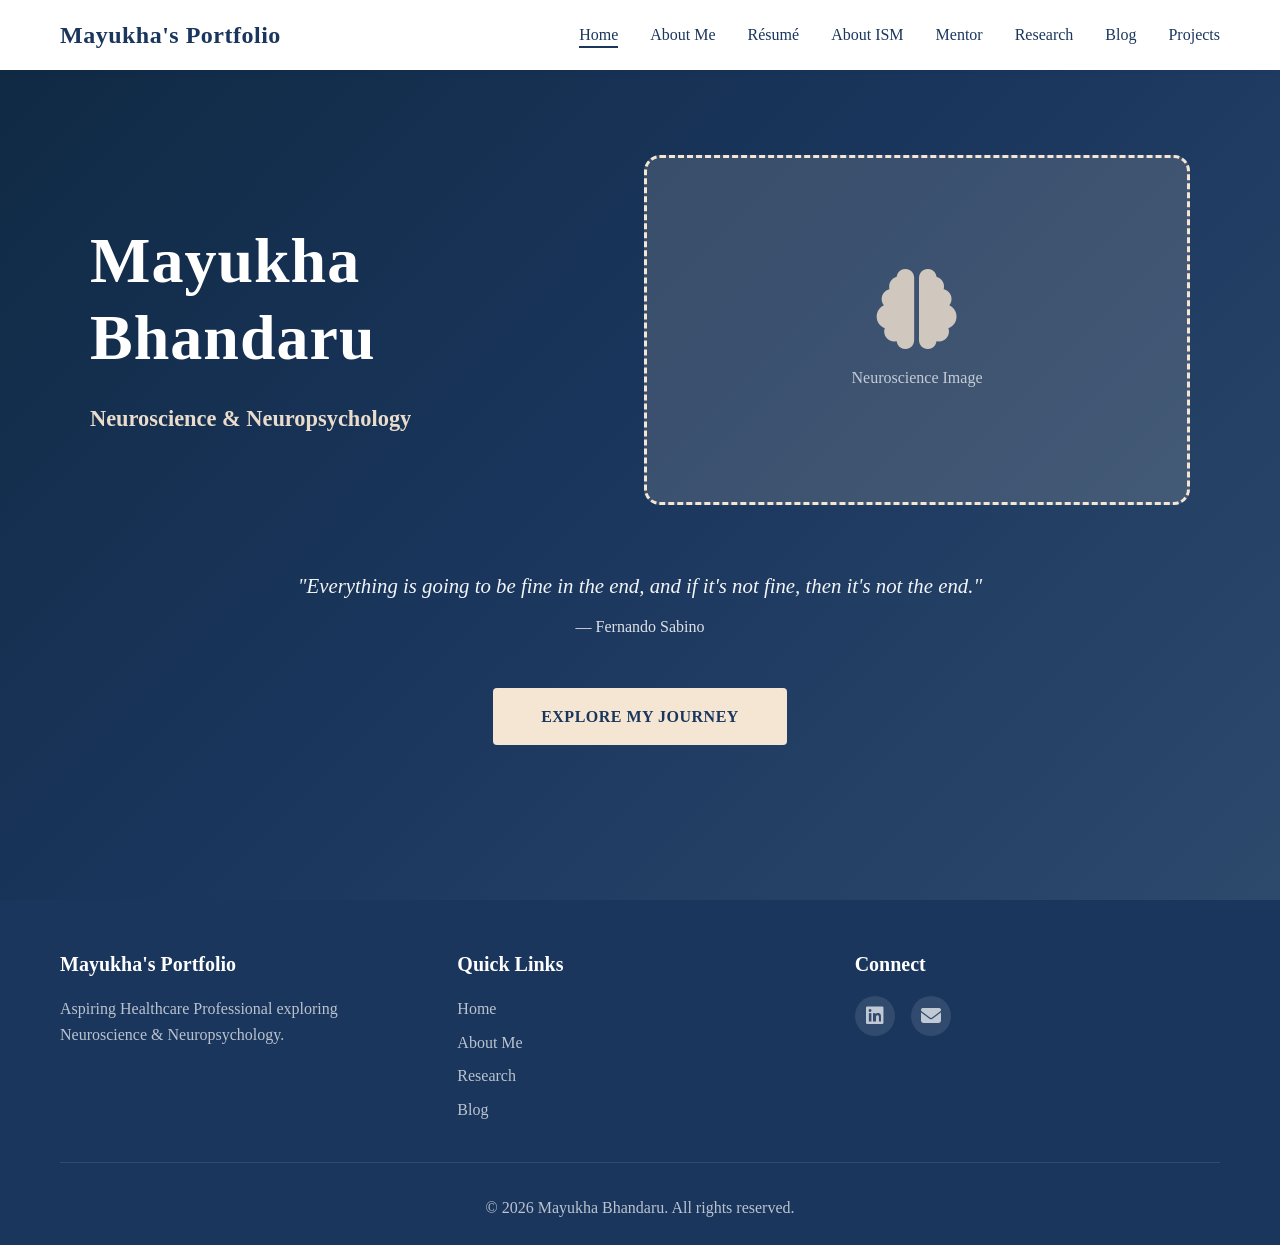
<file: index.html>
<!DOCTYPE html>
<html lang="en">
<head>
    <meta charset="UTF-8">
    <meta name="viewport" content="width=device-width, initial-scale=1.0">
    <title>Home | Mayukha Bhandaru</title>
    <link rel="stylesheet" href="css/styles.css">
    <link rel="stylesheet" href="https://cdnjs.cloudflare.com/ajax/libs/font-awesome/6.4.0/css/all.min.css">
    <link href="https://fonts.googleapis.com/css2?family=Inter:wght@300;400;500;600;700&family=Playfair+Display:wght@600;700&display=swap" rel="stylesheet">
</head>
<body>
    <!-- Navigation -->
    <nav class="navbar" id="navbar">
        <div class="nav-container">
            <div class="nav-brand">
                <a href="index.html" class="brand-name">Mayukha's Portfolio</a>
            </div>
            <ul class="nav-menu" id="navMenu">
                <li><a href="index.html" class="nav-link active">Home</a></li>
                <li><a href="about.html" class="nav-link">About Me</a></li>
                <li><a href="resume.html" class="nav-link">Résumé</a></li>
                <li><a href="ism.html" class="nav-link">About ISM</a></li>
                <li><a href="mentor.html" class="nav-link">Mentor</a></li>
                <li><a href="research.html" class="nav-link">Research</a></li>
                <li><a href="blog.html" class="nav-link">Blog</a></li>
                <li><a href="projects.html" class="nav-link">Projects</a></li>
            </ul>
            <div class="hamburger" id="hamburger">
                <span></span>
                <span></span>
                <span></span>
            </div>
        </div>
    </nav>

    <!-- HOME Section -->
    <section id="home" class="section hero-section">
        <div class="container">
            <div class="hero-content">
                <!-- Two Column Layout -->
                <div class="hero-split">
                    <div class="hero-text">
                        <h1 class="hero-title">Mayukha Bhandaru</h1>
                        <p class="hero-topic"><span class="highlight">Neuroscience & Neuropsychology</span></p>
                    </div>

                    <div class="hero-image-container">
                        <div class="hero-image-placeholder">
                            <i class="fas fa-brain"></i>
                            <span>Neuroscience Image</span>
                        </div>
                    </div>
                </div>

                <!-- Quote Below -->
                <blockquote class="hero-quote-simple">
                    <p>"Everything is going to be fine in the end, and if it's not fine, then it's not the end."</p>
                    <cite>— Fernando Sabino</cite>
                </blockquote>

                <a href="about.html" class="cta-button">Explore My Journey</a>
            </div>
        </div>
    </section>

    <!-- Footer -->
    <footer class="footer">
        <div class="container">
            <div class="footer-content">
                <div class="footer-section">
                    <h4>Mayukha's Portfolio</h4>
                    <p>Aspiring Healthcare Professional exploring Neuroscience & Neuropsychology.</p>
                </div>
                <div class="footer-section">
                    <h4>Quick Links</h4>
                    <ul>
                        <li><a href="index.html">Home</a></li>
                        <li><a href="about.html">About Me</a></li>
                        <li><a href="research.html">Research</a></li>
                        <li><a href="blog.html">Blog</a></li>
                    </ul>
                </div>
                <div class="footer-section">
                    <h4>Connect</h4>
                    <div class="social-links">
                        <a href="https://www.linkedin.com/in/mayukha-bhandaru-763126312/" target="_blank"><i class="fab fa-linkedin"></i></a>
                        
                        <a href="mailto:mayukhabhandaru@gmail.com"><i class="fas fa-envelope"></i></a>
                    </div>
                </div>
            </div>
            <div class="footer-bottom">
                <p>&copy; 2026 Mayukha Bhandaru. All rights reserved.</p>
            </div>
        </div>
    </footer>

    <script src="js/main.js"></script>
</body>
</html>
</file>
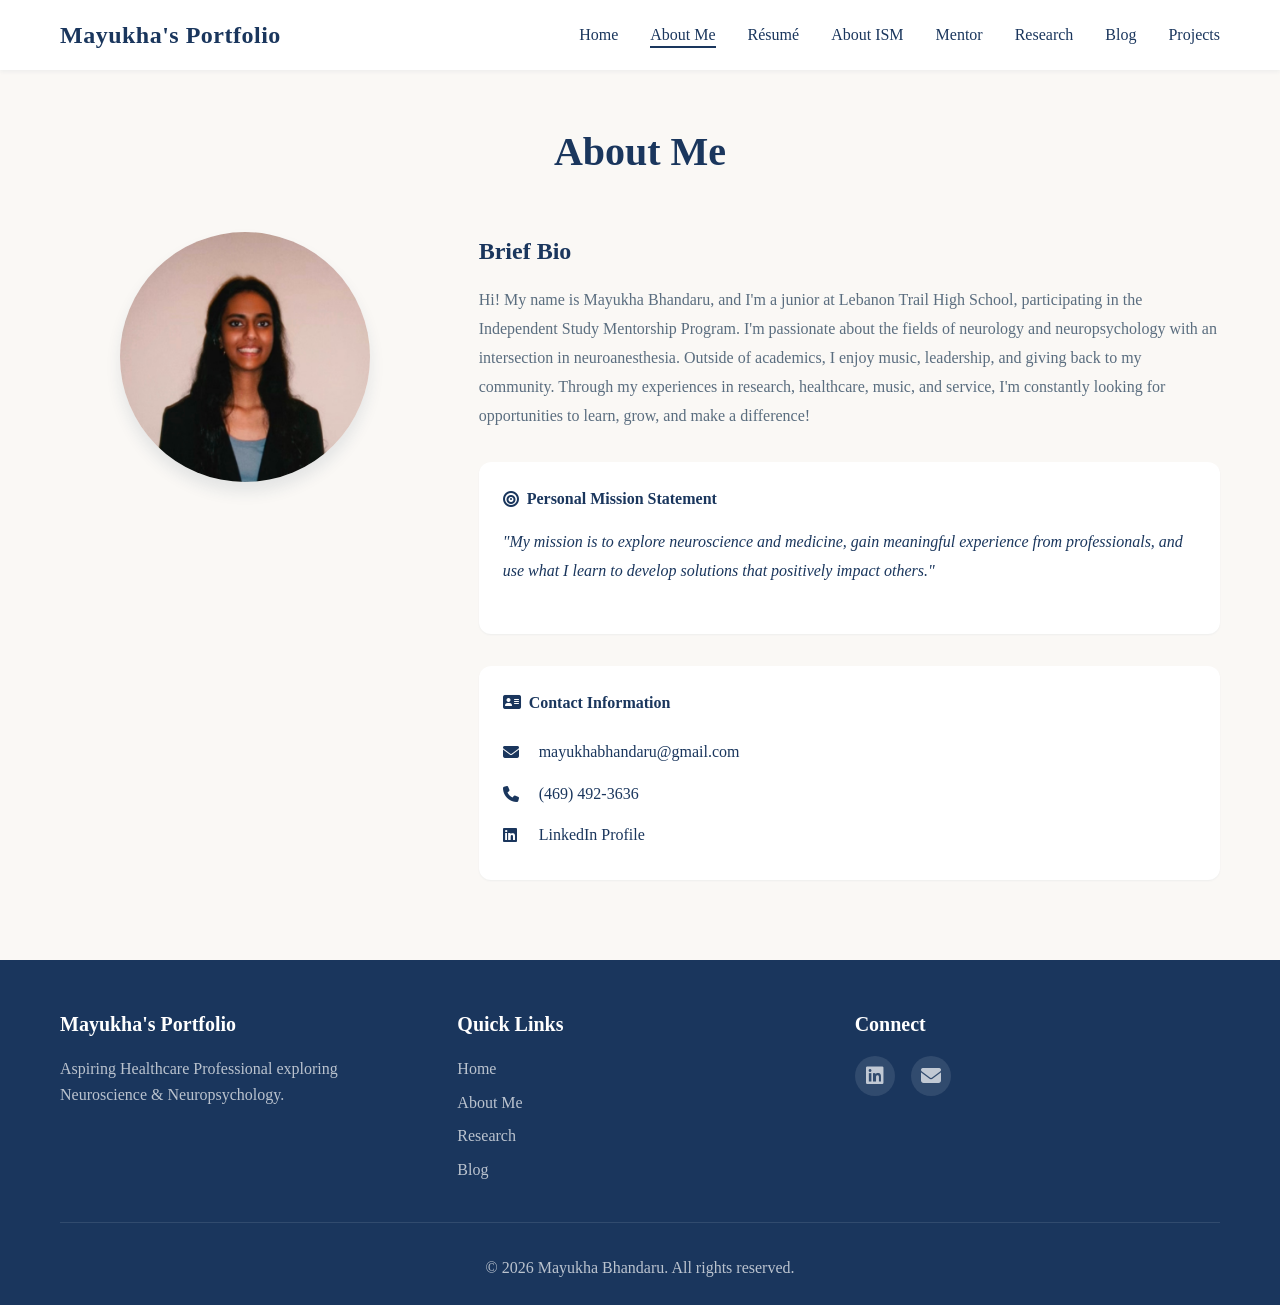
<file: about.html>
<!DOCTYPE html>
<html lang="en">
<head>
    <meta charset="UTF-8">
    <meta name="viewport" content="width=device-width, initial-scale=1.0">
    <title>About Me | Mayukha Bhandaru</title>
    <link rel="stylesheet" href="css/styles.css">
    <link rel="stylesheet" href="https://cdnjs.cloudflare.com/ajax/libs/font-awesome/6.4.0/css/all.min.css">
    <link href="https://fonts.googleapis.com/css2?family=Inter:wght@300;400;500;600;700&family=Playfair+Display:wght@600;700&display=swap" rel="stylesheet">
</head>
<body>
    <!-- Navigation -->
    <nav class="navbar" id="navbar">
        <div class="nav-container">
            <div class="nav-brand">
                <a href="index.html" class="brand-name">Mayukha's Portfolio</a>
            </div>
            <ul class="nav-menu" id="navMenu">
                <li><a href="index.html" class="nav-link">Home</a></li>
                <li><a href="about.html" class="nav-link active">About Me</a></li>
                <li><a href="resume.html" class="nav-link">Résumé</a></li>
                <li><a href="ism.html" class="nav-link">About ISM</a></li>
                <li><a href="mentor.html" class="nav-link">Mentor</a></li>
                <li><a href="research.html" class="nav-link">Research</a></li>
                <li><a href="blog.html" class="nav-link">Blog</a></li>
                <li><a href="projects.html" class="nav-link">Projects</a></li>
            </ul>
            <div class="hamburger" id="hamburger">
                <span></span>
                <span></span>
                <span></span>
            </div>
        </div>
    </nav>

    <!-- ABOUT ME Section -->
    <section id="about" class="section about-section page-section">
        <div class="container">
            <h2 class="section-title">About Me</h2>
            <div class="about-content">
                <div class="headshot-container">
                    <img src="assets/images/headshot.jpg" alt="Mayukha Bhandaru" class="headshot">
                </div>
                <div class="about-text">
                    <h3>Brief Bio</h3>
                    <p>Hi! My name is Mayukha Bhandaru, and I'm a junior at Lebanon Trail High School, participating in the Independent Study Mentorship Program. I'm passionate about the fields of neurology and neuropsychology with an intersection in neuroanesthesia. Outside of academics, I enjoy music, leadership, and giving back to my community. Through my experiences in research, healthcare, music, and service, I'm constantly looking for opportunities to learn, grow, and make a difference!</p>

                    <div class="mission-statement">
                        <h4><i class="fas fa-bullseye"></i> Personal Mission Statement</h4>
                        <p>"My mission is to explore neuroscience and medicine, gain meaningful experience from professionals, and use what I learn to develop solutions that positively impact others."</p>
                    </div>

                    <div class="contact-info">
                        <h4><i class="fas fa-address-card"></i> Contact Information</h4>
                        <ul>
                            <li><i class="fas fa-envelope"></i> <a href="mailto:mayukhabhandaru@gmail.com">mayukhabhandaru@gmail.com</a></li>
                            <li><i class="fas fa-phone"></i> (469) 492-3636</li>
                            <li><i class="fab fa-linkedin"></i> <a href="https://www.linkedin.com/in/mayukha-bhandaru-763126312/" target="_blank">LinkedIn Profile</a></li>
                        </ul>
                    </div>
                </div>
            </div>
        </div>
    </section>

    <!-- Footer -->
    <footer class="footer">
        <div class="container">
            <div class="footer-content">
                <div class="footer-section">
                    <h4>Mayukha's Portfolio</h4>
                    <p>Aspiring Healthcare Professional exploring Neuroscience &amp; Neuropsychology.</p>
                </div>
                <div class="footer-section">
                    <h4>Quick Links</h4>
                    <ul>
                        <li><a href="index.html">Home</a></li>
                        <li><a href="about.html">About Me</a></li>
                        <li><a href="research.html">Research</a></li>
                        <li><a href="blog.html">Blog</a></li>
                    </ul>
                </div>
                <div class="footer-section">
                    <h4>Connect</h4>
                    <div class="social-links">
                        <a href="https://www.linkedin.com/in/mayukha-bhandaru-763126312/" target="_blank"><i class="fab fa-linkedin"></i></a>
                        
                        <a href="mailto:mayukhabhandaru@gmail.com"><i class="fas fa-envelope"></i></a>
                    </div>
                </div>
            </div>
            <div class="footer-bottom">
                <p>&copy; 2026 Mayukha Bhandaru. All rights reserved.</p>
            </div>
        </div>
    </footer>

    <script src="js/main.js"></script>
</body>
</html>
</file>
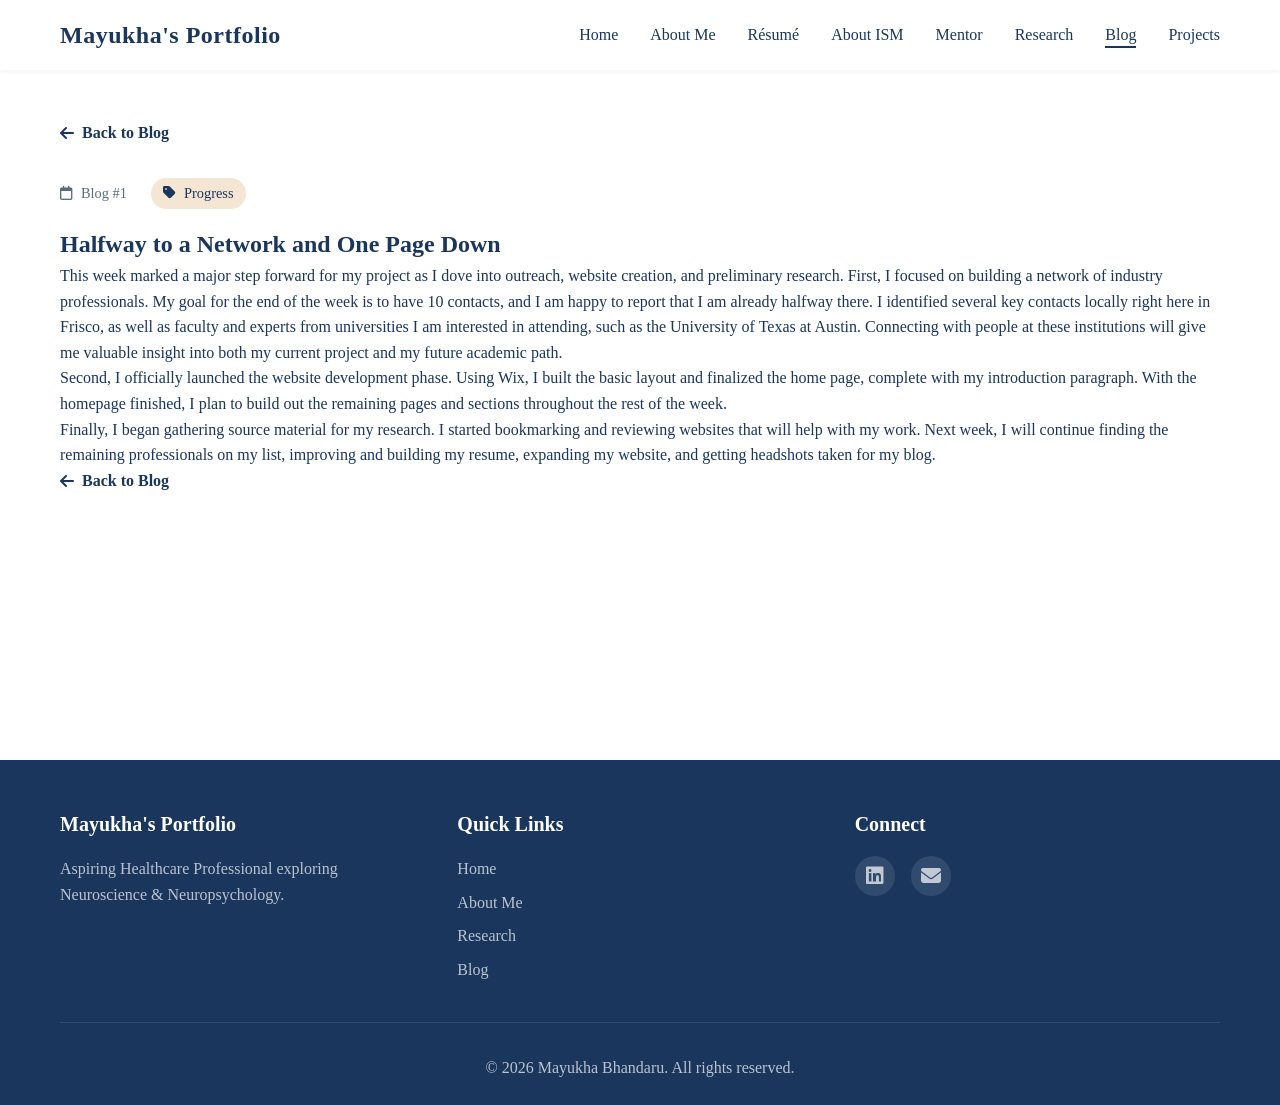
<file: blog-1.html>
<!DOCTYPE html>
<html lang="en">
<head>
    <meta charset="UTF-8">
    <meta name="viewport" content="width=device-width, initial-scale=1.0">
    <title>Blog #1: Halfway to a Network and One Page Down | Mayukha Bhandaru</title>
    <link rel="stylesheet" href="css/styles.css">
    <link rel="stylesheet" href="https://cdnjs.cloudflare.com/ajax/libs/font-awesome/6.4.0/css/all.min.css">
    <link href="https://fonts.googleapis.com/css2?family=Inter:wght@300;400;500;600;700&family=Playfair+Display:wght@600;700&display=swap" rel="stylesheet">
</head>
<body>
    <!-- Navigation -->
    <nav class="navbar" id="navbar">
        <div class="nav-container">
            <div class="nav-brand">
                <a href="index.html" class="brand-name">Mayukha's Portfolio</a>
            </div>
            <ul class="nav-menu" id="navMenu">
                <li><a href="index.html" class="nav-link">Home</a></li>
                <li><a href="about.html" class="nav-link">About Me</a></li>
                <li><a href="resume.html" class="nav-link">Résumé</a></li>
                <li><a href="ism.html" class="nav-link">About ISM</a></li>
                <li><a href="mentor.html" class="nav-link">Mentor</a></li>
                <li><a href="research.html" class="nav-link">Research</a></li>
                <li><a href="blog.html" class="nav-link active">Blog</a></li>
                <li><a href="projects.html" class="nav-link">Projects</a></li>
            </ul>
            <div class="hamburger" id="hamburger">
                <span></span>
                <span></span>
                <span></span>
            </div>
        </div>
    </nav>

    <!-- BLOG POST Section -->
    <section id="blog-post" class="section blog-section page-section">
        <div class="container">
            <div class="blog-post-header">
                <a href="blog.html" class="back-link"><i class="fas fa-arrow-left"></i> Back to Blog</a>
                <div class="blog-meta">
                    <span class="blog-date"><i class="far fa-calendar"></i> Blog #1</span>
                    <span class="blog-category"><i class="fas fa-tag"></i> Progress</span>
                </div>
                <h1 class="blog-post-title">Halfway to a Network and One Page Down</h1>
            </div>

            <div class="blog-post-content">
                <p>This week marked a major step forward for my project as I dove into outreach, website creation, and preliminary research. First, I focused on building a network of industry professionals. My goal for the end of the week is to have 10 contacts, and I am happy to report that I am already halfway there. I identified several key contacts locally right here in Frisco, as well as faculty and experts from universities I am interested in attending, such as the University of Texas at Austin. Connecting with people at these institutions will give me valuable insight into both my current project and my future academic path.</p>

                <p>Second, I officially launched the website development phase. Using Wix, I built the basic layout and finalized the home page, complete with my introduction paragraph. With the homepage finished, I plan to build out the remaining pages and sections throughout the rest of the week.</p>

                <p>Finally, I began gathering source material for my research. I started bookmarking and reviewing websites that will help with my work. Next week, I will continue finding the remaining professionals on my list, improving and building my resume, expanding my website, and getting headshots taken for my blog.</p>
            </div>

            <div class="blog-post-footer">
                <a href="blog.html" class="back-link"><i class="fas fa-arrow-left"></i> Back to Blog</a>
            </div>
        </div>
    </section>

    <!-- Footer -->
    <footer class="footer">
        <div class="container">
            <div class="footer-content">
                <div class="footer-section">
                    <h4>Mayukha's Portfolio</h4>
                    <p>Aspiring Healthcare Professional exploring Neuroscience &amp; Neuropsychology.</p>
                </div>
                <div class="footer-section">
                    <h4>Quick Links</h4>
                    <ul>
                        <li><a href="index.html">Home</a></li>
                        <li><a href="about.html">About Me</a></li>
                        <li><a href="research.html">Research</a></li>
                        <li><a href="blog.html">Blog</a></li>
                    </ul>
                </div>
                <div class="footer-section">
                    <h4>Connect</h4>
                    <div class="social-links">
                        <a href="https://www.linkedin.com/in/mayukha-bhandaru-763126312/" target="_blank"><i class="fab fa-linkedin"></i></a>

                        <a href="mailto:mayukhabhandaru@gmail.com"><i class="fas fa-envelope"></i></a>
                    </div>
                </div>
            </div>
            <div class="footer-bottom">
                <p>&copy; 2026 Mayukha Bhandaru. All rights reserved.</p>
            </div>
        </div>
    </footer>

    <script src="js/main.js"></script>
</body>
</html>
</file>
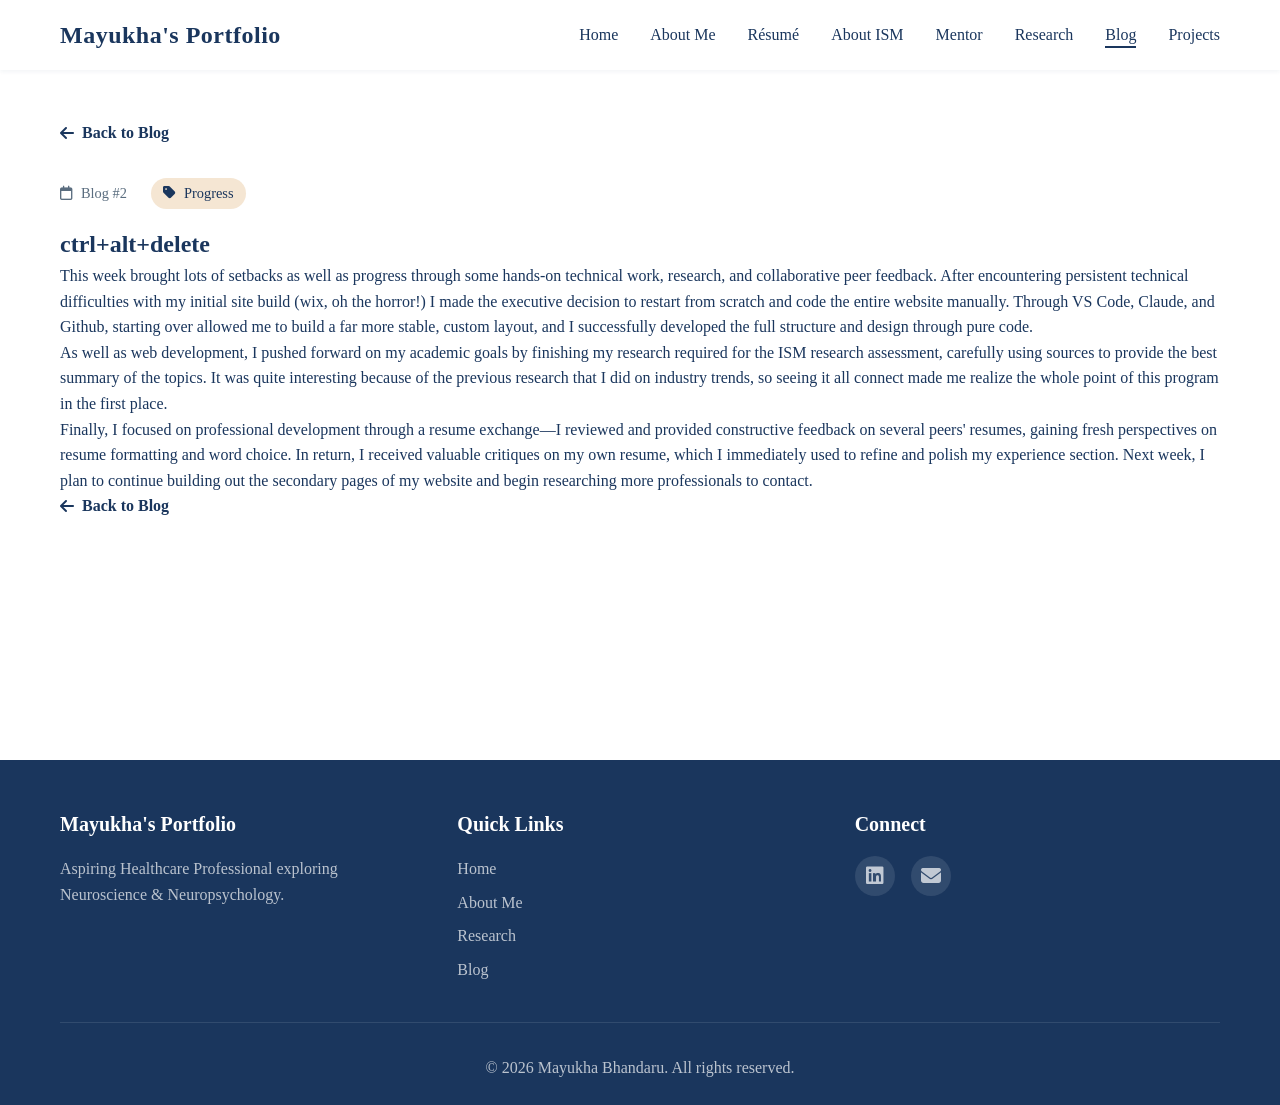
<file: blog-2.html>
<!DOCTYPE html>
<html lang="en">
<head>
    <meta charset="UTF-8">
    <meta name="viewport" content="width=device-width, initial-scale=1.0">
    <title>Blog #2: ctrl+alt+delete | Mayukha Bhandaru</title>
    <link rel="stylesheet" href="css/styles.css">
    <link rel="stylesheet" href="https://cdnjs.cloudflare.com/ajax/libs/font-awesome/6.4.0/css/all.min.css">
    <link href="https://fonts.googleapis.com/css2?family=Inter:wght@300;400;500;600;700&family=Playfair+Display:wght@600;700&display=swap" rel="stylesheet">
</head>
<body>
    <!-- Navigation -->
    <nav class="navbar" id="navbar">
        <div class="nav-container">
            <div class="nav-brand">
                <a href="index.html" class="brand-name">Mayukha's Portfolio</a>
            </div>
            <ul class="nav-menu" id="navMenu">
                <li><a href="index.html" class="nav-link">Home</a></li>
                <li><a href="about.html" class="nav-link">About Me</a></li>
                <li><a href="resume.html" class="nav-link">Résumé</a></li>
                <li><a href="ism.html" class="nav-link">About ISM</a></li>
                <li><a href="mentor.html" class="nav-link">Mentor</a></li>
                <li><a href="research.html" class="nav-link">Research</a></li>
                <li><a href="blog.html" class="nav-link active">Blog</a></li>
                <li><a href="projects.html" class="nav-link">Projects</a></li>
            </ul>
            <div class="hamburger" id="hamburger">
                <span></span>
                <span></span>
                <span></span>
            </div>
        </div>
    </nav>

    <!-- BLOG POST Section -->
    <section id="blog-post" class="section blog-section page-section">
        <div class="container">
            <div class="blog-post-header">
                <a href="blog.html" class="back-link"><i class="fas fa-arrow-left"></i> Back to Blog</a>
                <div class="blog-meta">
                    <span class="blog-date"><i class="far fa-calendar"></i> Blog #2</span>
                    <span class="blog-category"><i class="fas fa-tag"></i> Progress</span>
                </div>
                <h1 class="blog-post-title">ctrl+alt+delete</h1>
            </div>

            <div class="blog-post-content">
                <p>This week brought lots of setbacks as well as progress through some hands-on technical work, research, and collaborative peer feedback. After encountering persistent technical difficulties with my initial site build (wix, oh the horror!) I made the executive decision to restart from scratch and code the entire website manually. Through VS Code, Claude, and Github, starting over allowed me to build a far more stable, custom layout, and I successfully developed the full structure and design through pure code.</p>

                <p>As well as web development, I pushed forward on my academic goals by finishing my research required for the ISM research assessment, carefully using sources to provide the best summary of the topics. It was quite interesting because of the previous research that I did on industry trends, so seeing it all connect made me realize the whole point of this program in the first place.</p>

                <p>Finally, I focused on professional development through a resume exchange—I reviewed and provided constructive feedback on several peers' resumes, gaining fresh perspectives on resume formatting and word choice. In return, I received valuable critiques on my own resume, which I immediately used to refine and polish my experience section. Next week, I plan to continue building out the secondary pages of my website and begin researching more professionals to contact.</p>
            </div>

            <div class="blog-post-footer">
                <a href="blog.html" class="back-link"><i class="fas fa-arrow-left"></i> Back to Blog</a>
            </div>
        </div>
    </section>

    <!-- Footer -->
    <footer class="footer">
        <div class="container">
            <div class="footer-content">
                <div class="footer-section">
                    <h4>Mayukha's Portfolio</h4>
                    <p>Aspiring Healthcare Professional exploring Neuroscience &amp; Neuropsychology.</p>
                </div>
                <div class="footer-section">
                    <h4>Quick Links</h4>
                    <ul>
                        <li><a href="index.html">Home</a></li>
                        <li><a href="about.html">About Me</a></li>
                        <li><a href="research.html">Research</a></li>
                        <li><a href="blog.html">Blog</a></li>
                    </ul>
                </div>
                <div class="footer-section">
                    <h4>Connect</h4>
                    <div class="social-links">
                        <a href="https://www.linkedin.com/in/mayukha-bhandaru-763126312/" target="_blank"><i class="fab fa-linkedin"></i></a>

                        <a href="mailto:mayukhabhandaru@gmail.com"><i class="fas fa-envelope"></i></a>
                    </div>
                </div>
            </div>
            <div class="footer-bottom">
                <p>&copy; 2026 Mayukha Bhandaru. All rights reserved.</p>
            </div>
        </div>
    </footer>

    <script src="js/main.js"></script>
</body>
</html>
</file>
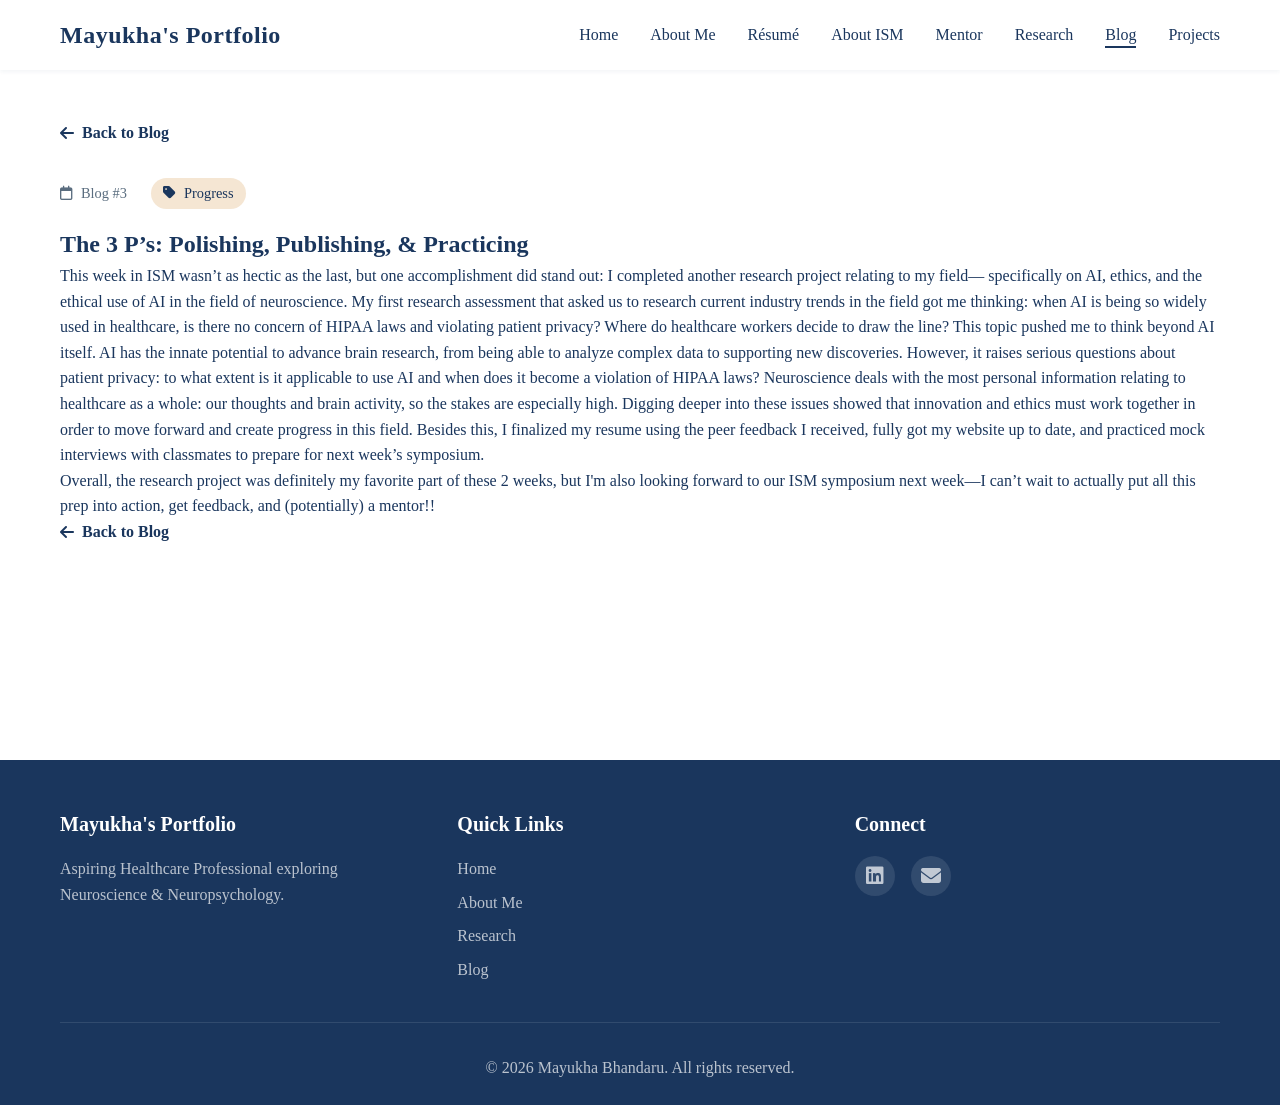
<file: blog-3.html>
<!DOCTYPE html>
<html lang="en">
<head>
    <meta charset="UTF-8">
    <meta name="viewport" content="width=device-width, initial-scale=1.0">
    <title>Blog #3: The 3 P’s: Polishing, Publishing, &amp; Practicing | Mayukha Bhandaru</title>
    <link rel="stylesheet" href="css/styles.css">
    <link rel="stylesheet" href="https://cdnjs.cloudflare.com/ajax/libs/font-awesome/6.4.0/css/all.min.css">
    <link href="https://fonts.googleapis.com/css2?family=Inter:wght@300;400;500;600;700&family=Playfair+Display:wght@600;700&display=swap" rel="stylesheet">
</head>
<body>
    <!-- Navigation -->
    <nav class="navbar" id="navbar">
        <div class="nav-container">
            <div class="nav-brand">
                <a href="index.html" class="brand-name">Mayukha's Portfolio</a>
            </div>
            <ul class="nav-menu" id="navMenu">
                <li><a href="index.html" class="nav-link">Home</a></li>
                <li><a href="about.html" class="nav-link">About Me</a></li>
                <li><a href="resume.html" class="nav-link">Résumé</a></li>
                <li><a href="ism.html" class="nav-link">About ISM</a></li>
                <li><a href="mentor.html" class="nav-link">Mentor</a></li>
                <li><a href="research.html" class="nav-link">Research</a></li>
                <li><a href="blog.html" class="nav-link active">Blog</a></li>
                <li><a href="projects.html" class="nav-link">Projects</a></li>
            </ul>
            <div class="hamburger" id="hamburger">
                <span></span>
                <span></span>
                <span></span>
            </div>
        </div>
    </nav>

    <!-- BLOG POST Section -->
    <section id="blog-post" class="section blog-section page-section">
        <div class="container">
            <div class="blog-post-header">
                <a href="blog.html" class="back-link"><i class="fas fa-arrow-left"></i> Back to Blog</a>
                <div class="blog-meta">
                    <span class="blog-date"><i class="far fa-calendar"></i> Blog #3</span>
                    <span class="blog-category"><i class="fas fa-tag"></i> Progress</span>
                </div>
                <h1 class="blog-post-title">The 3 P’s: Polishing, Publishing, &amp; Practicing</h1>
            </div>

            <div class="blog-post-content">
                <p>This week in ISM wasn’t as hectic as the last, but one accomplishment did stand out: I completed another research project relating to my field— specifically on AI, ethics, and the ethical use of AI in the field of neuroscience. My first research assessment that asked us to research current industry trends in the field got me thinking: when AI is being so widely used in healthcare, is there no concern of HIPAA laws and violating patient privacy? Where do healthcare workers decide to draw the line? This topic pushed me to think beyond AI itself. AI has the innate potential to advance brain research, from being able to analyze complex data to supporting new discoveries. However, it raises serious questions about patient privacy: to what extent is it applicable to use AI and when does it become a violation of HIPAA laws? Neuroscience deals with the most personal information relating to healthcare as a whole: our thoughts and brain activity, so the stakes are especially high. Digging deeper into these issues showed that innovation and ethics must work together in order to move forward and create progress in this field. Besides this, I finalized my resume using the peer feedback I received, fully got my website up to date, and practiced mock interviews with classmates to prepare for next week’s symposium.</p>

                <p>Overall, the research project was definitely my favorite part of these 2 weeks, but I'm also looking forward to our ISM symposium next week—I can’t wait to actually put all this prep into action, get feedback, and (potentially) a mentor!!</p>
            </div>

            <div class="blog-post-footer">
                <a href="blog.html" class="back-link"><i class="fas fa-arrow-left"></i> Back to Blog</a>
            </div>
        </div>
    </section>

    <!-- Footer -->
    <footer class="footer">
        <div class="container">
            <div class="footer-content">
                <div class="footer-section">
                    <h4>Mayukha's Portfolio</h4>
                    <p>Aspiring Healthcare Professional exploring Neuroscience &amp; Neuropsychology.</p>
                </div>
                <div class="footer-section">
                    <h4>Quick Links</h4>
                    <ul>
                        <li><a href="index.html">Home</a></li>
                        <li><a href="about.html">About Me</a></li>
                        <li><a href="research.html">Research</a></li>
                        <li><a href="blog.html">Blog</a></li>
                    </ul>
                </div>
                <div class="footer-section">
                    <h4>Connect</h4>
                    <div class="social-links">
                        <a href="https://www.linkedin.com/in/mayukha-bhandaru-763126312/" target="_blank"><i class="fab fa-linkedin"></i></a>

                        <a href="mailto:mayukhabhandaru@gmail.com"><i class="fas fa-envelope"></i></a>
                    </div>
                </div>
            </div>
            <div class="footer-bottom">
                <p>&copy; 2026 Mayukha Bhandaru. All rights reserved.</p>
            </div>
        </div>
    </footer>

    <script src="js/main.js"></script>
</body>
</html>
</file>
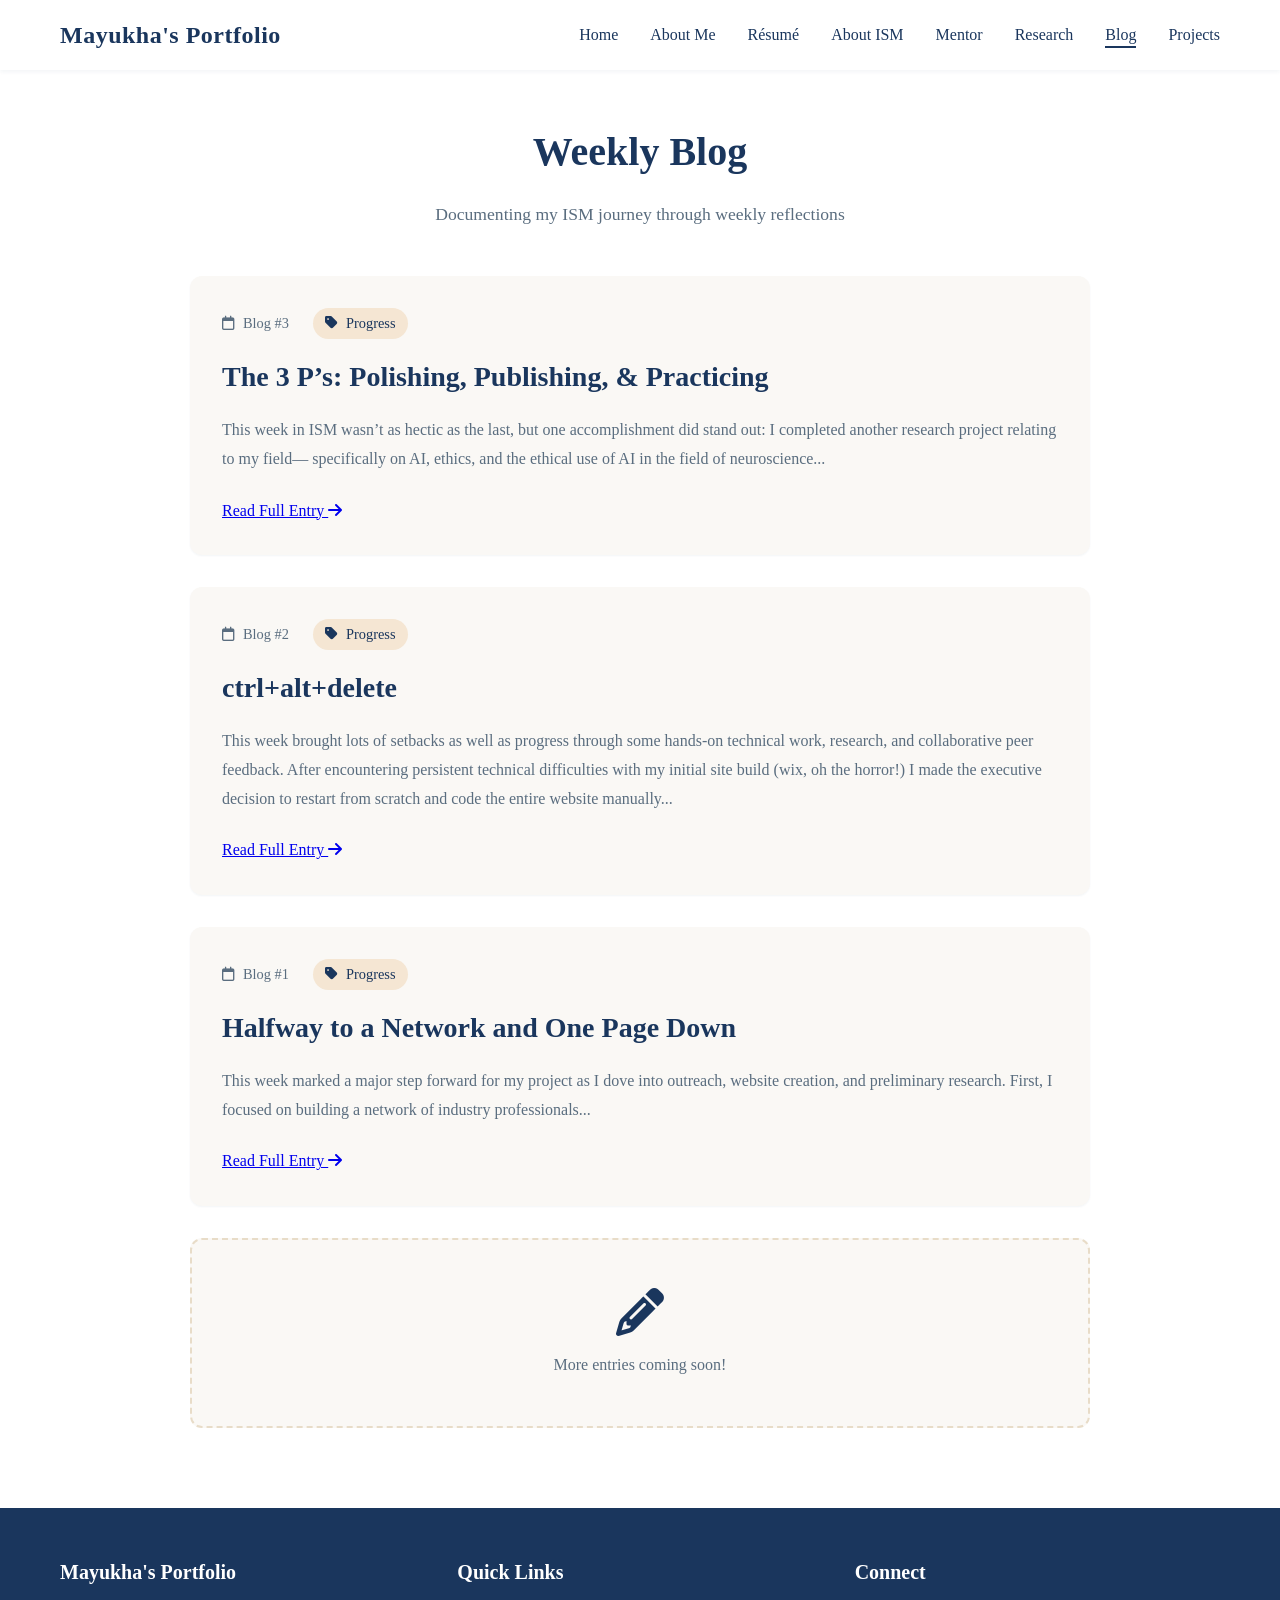
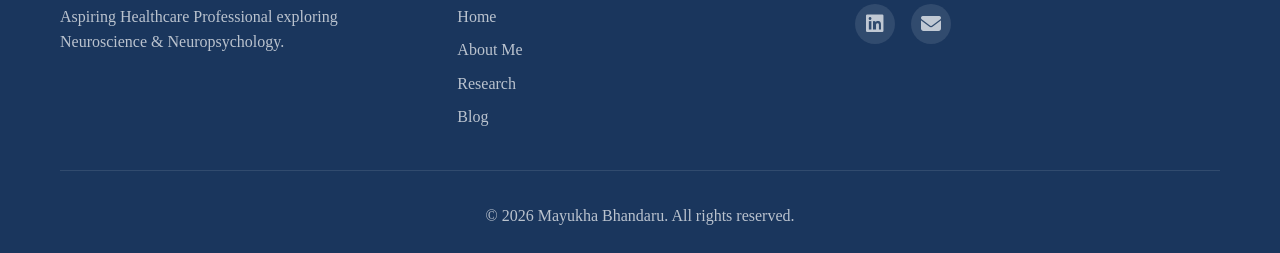
<file: blog.html>
<!DOCTYPE html>
<html lang="en">
<head>
    <meta charset="UTF-8">
    <meta name="viewport" content="width=device-width, initial-scale=1.0">
    <title>Blog | Mayukha Bhandaru</title>
    <link rel="stylesheet" href="css/styles.css">
    <link rel="stylesheet" href="https://cdnjs.cloudflare.com/ajax/libs/font-awesome/6.4.0/css/all.min.css">
    <link href="https://fonts.googleapis.com/css2?family=Inter:wght@300;400;500;600;700&family=Playfair+Display:wght@600;700&display=swap" rel="stylesheet">
</head>
<body>
    <!-- Navigation -->
    <nav class="navbar" id="navbar">
        <div class="nav-container">
            <div class="nav-brand">
                <a href="index.html" class="brand-name">Mayukha's Portfolio</a>
            </div>
            <ul class="nav-menu" id="navMenu">
                <li><a href="index.html" class="nav-link">Home</a></li>
                <li><a href="about.html" class="nav-link">About Me</a></li>
                <li><a href="resume.html" class="nav-link">Résumé</a></li>
                <li><a href="ism.html" class="nav-link">About ISM</a></li>
                <li><a href="mentor.html" class="nav-link">Mentor</a></li>
                <li><a href="research.html" class="nav-link">Research</a></li>
                <li><a href="blog.html" class="nav-link active">Blog</a></li>
                <li><a href="projects.html" class="nav-link">Projects</a></li>
            </ul>
            <div class="hamburger" id="hamburger">
                <span></span>
                <span></span>
                <span></span>
            </div>
        </div>
    </nav>

    <!-- BLOG Section -->
    <section id="blog" class="section blog-section page-section">
        <div class="container">
            <h2 class="section-title">Weekly Blog</h2>
            <p class="section-subtitle">Documenting my ISM journey through weekly reflections</p>

            <div class="blog-feed">
                <!-- Blog Entry #3 (Most Recent) -->
                <article class="blog-entry">
                    <div class="blog-meta">
                        <span class="blog-date"><i class="far fa-calendar"></i> Blog #3</span>
                        <span class="blog-category"><i class="fas fa-tag"></i> Progress</span>
                    </div>
                    <h3 class="blog-title">The 3 P’s: Polishing, Publishing, &amp; Practicing</h3>
                    <div class="blog-excerpt">
                        <p>This week in ISM wasn’t as hectic as the last, but one accomplishment did stand out: I completed another research project relating to my field— specifically on AI, ethics, and the ethical use of AI in the field of neuroscience...</p>
                    </div>
                    <a href="blog-3.html" class="read-more-link">Read Full Entry <i class="fas fa-arrow-right"></i></a>
                </article>

                <!-- Blog Entry #2 -->
                <article class="blog-entry">
                    <div class="blog-meta">
                        <span class="blog-date"><i class="far fa-calendar"></i> Blog #2</span>
                        <span class="blog-category"><i class="fas fa-tag"></i> Progress</span>
                    </div>
                    <h3 class="blog-title">ctrl+alt+delete</h3>
                    <div class="blog-excerpt">
                        <p>This week brought lots of setbacks as well as progress through some hands-on technical work, research, and collaborative peer feedback. After encountering persistent technical difficulties with my initial site build (wix, oh the horror!) I made the executive decision to restart from scratch and code the entire website manually...</p>
                    </div>
                    <a href="blog-2.html" class="read-more-link">Read Full Entry <i class="fas fa-arrow-right"></i></a>
                </article>

                <!-- Blog Entry #1 -->
                <article class="blog-entry">
                    <div class="blog-meta">
                        <span class="blog-date"><i class="far fa-calendar"></i> Blog #1</span>
                        <span class="blog-category"><i class="fas fa-tag"></i> Progress</span>
                    </div>
                    <h3 class="blog-title">Halfway to a Network and One Page Down</h3>
                    <div class="blog-excerpt">
                        <p>This week marked a major step forward for my project as I dove into outreach, website creation, and preliminary research. First, I focused on building a network of industry professionals...</p>
                    </div>
                    <a href="blog-1.html" class="read-more-link">Read Full Entry <i class="fas fa-arrow-right"></i></a>
                </article>

                <!-- Placeholder for future entries -->
                <div class="blog-placeholder">
                    <i class="fas fa-pencil-alt"></i>
                    <p>More entries coming soon!</p>
                </div>
            </div>
        </div>
    </section>

    <!-- Footer -->
    <footer class="footer">
        <div class="container">
            <div class="footer-content">
                <div class="footer-section">
                    <h4>Mayukha's Portfolio</h4>
                    <p>Aspiring Healthcare Professional exploring Neuroscience &amp; Neuropsychology.</p>
                </div>
                <div class="footer-section">
                    <h4>Quick Links</h4>
                    <ul>
                        <li><a href="index.html">Home</a></li>
                        <li><a href="about.html">About Me</a></li>
                        <li><a href="research.html">Research</a></li>
                        <li><a href="blog.html">Blog</a></li>
                    </ul>
                </div>
                <div class="footer-section">
                    <h4>Connect</h4>
                    <div class="social-links">
                        <a href="https://www.linkedin.com/in/mayukha-bhandaru-763126312/" target="_blank"><i class="fab fa-linkedin"></i></a>
                        
                        <a href="mailto:mayukhabhandaru@gmail.com"><i class="fas fa-envelope"></i></a>
                    </div>
                </div>
            </div>
            <div class="footer-bottom">
                <p>&copy; 2026 Mayukha Bhandaru. All rights reserved.</p>
            </div>
        </div>
    </footer>

    <script src="js/main.js"></script>
</body>
</html>
</file>
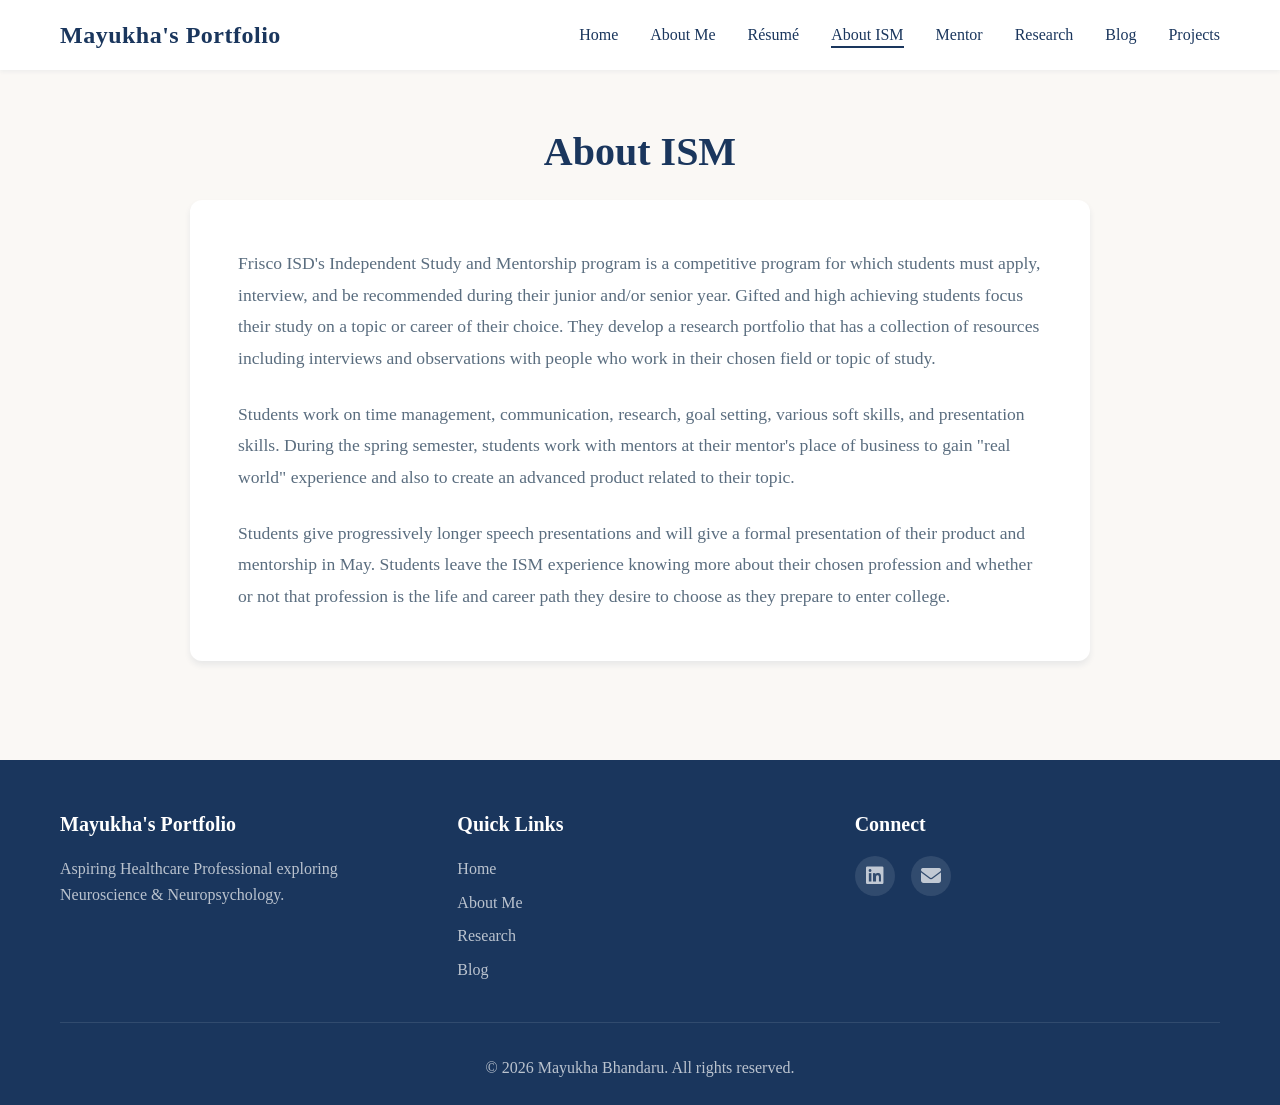
<file: ism.html>
<!DOCTYPE html>
<html lang="en">
<head>
    <meta charset="UTF-8">
    <meta name="viewport" content="width=device-width, initial-scale=1.0">
    <title>About ISM | Mayukha Bhandaru</title>
    <link rel="stylesheet" href="css/styles.css">
    <link rel="stylesheet" href="https://cdnjs.cloudflare.com/ajax/libs/font-awesome/6.4.0/css/all.min.css">
    <link href="https://fonts.googleapis.com/css2?family=Inter:wght@300;400;500;600;700&family=Playfair+Display:wght@600;700&display=swap" rel="stylesheet">
</head>
<body>
    <!-- Navigation -->
    <nav class="navbar" id="navbar">
        <div class="nav-container">
            <div class="nav-brand">
                <a href="index.html" class="brand-name">Mayukha's Portfolio</a>
            </div>
            <ul class="nav-menu" id="navMenu">
                <li><a href="index.html" class="nav-link">Home</a></li>
                <li><a href="about.html" class="nav-link">About Me</a></li>
                <li><a href="resume.html" class="nav-link">Résumé</a></li>
                <li><a href="ism.html" class="nav-link active">About ISM</a></li>
                <li><a href="mentor.html" class="nav-link">Mentor</a></li>
                <li><a href="research.html" class="nav-link">Research</a></li>
                <li><a href="blog.html" class="nav-link">Blog</a></li>
                <li><a href="projects.html" class="nav-link">Projects</a></li>
            </ul>
            <div class="hamburger" id="hamburger">
                <span></span>
                <span></span>
                <span></span>
            </div>
        </div>
    </nav>

    <!-- ABOUT ISM Section -->
    <section id="ism" class="section ism-section page-section">
        <div class="container">
            <h2 class="section-title">About ISM</h2>
            <div class="ism-content">
                <div class="ism-text-content">
                    <p>Frisco ISD's Independent Study and Mentorship program is a competitive program for which students must apply, interview, and be recommended during their junior and/or senior year. Gifted and high achieving students focus their study on a topic or career of their choice. They develop a research portfolio that has a collection of resources including interviews and observations with people who work in their chosen field or topic of study.</p>

                    <p>Students work on time management, communication, research, goal setting, various soft skills, and presentation skills. During the spring semester, students work with mentors at their mentor's place of business to gain "real world" experience and also to create an advanced product related to their topic.</p>

                    <p>Students give progressively longer speech presentations and will give a formal presentation of their product and mentorship in May. Students leave the ISM experience knowing more about their chosen profession and whether or not that profession is the life and career path they desire to choose as they prepare to enter college.</p>
                </div>
            </div>
        </div>
    </section>

    <!-- Footer -->
    <footer class="footer">
        <div class="container">
            <div class="footer-content">
                <div class="footer-section">
                    <h4>Mayukha's Portfolio</h4>
                    <p>Aspiring Healthcare Professional exploring Neuroscience &amp; Neuropsychology.</p>
                </div>
                <div class="footer-section">
                    <h4>Quick Links</h4>
                    <ul>
                        <li><a href="index.html">Home</a></li>
                        <li><a href="about.html">About Me</a></li>
                        <li><a href="research.html">Research</a></li>
                        <li><a href="blog.html">Blog</a></li>
                    </ul>
                </div>
                <div class="footer-section">
                    <h4>Connect</h4>
                    <div class="social-links">
                        <a href="https://www.linkedin.com/in/mayukha-bhandaru-763126312/" target="_blank"><i class="fab fa-linkedin"></i></a>
                        
                        <a href="mailto:mayukhabhandaru@gmail.com"><i class="fas fa-envelope"></i></a>
                    </div>
                </div>
            </div>
            <div class="footer-bottom">
                <p>&copy; 2026 Mayukha Bhandaru. All rights reserved.</p>
            </div>
        </div>
    </footer>

    <script src="js/main.js"></script>
</body>
</html>
</file>
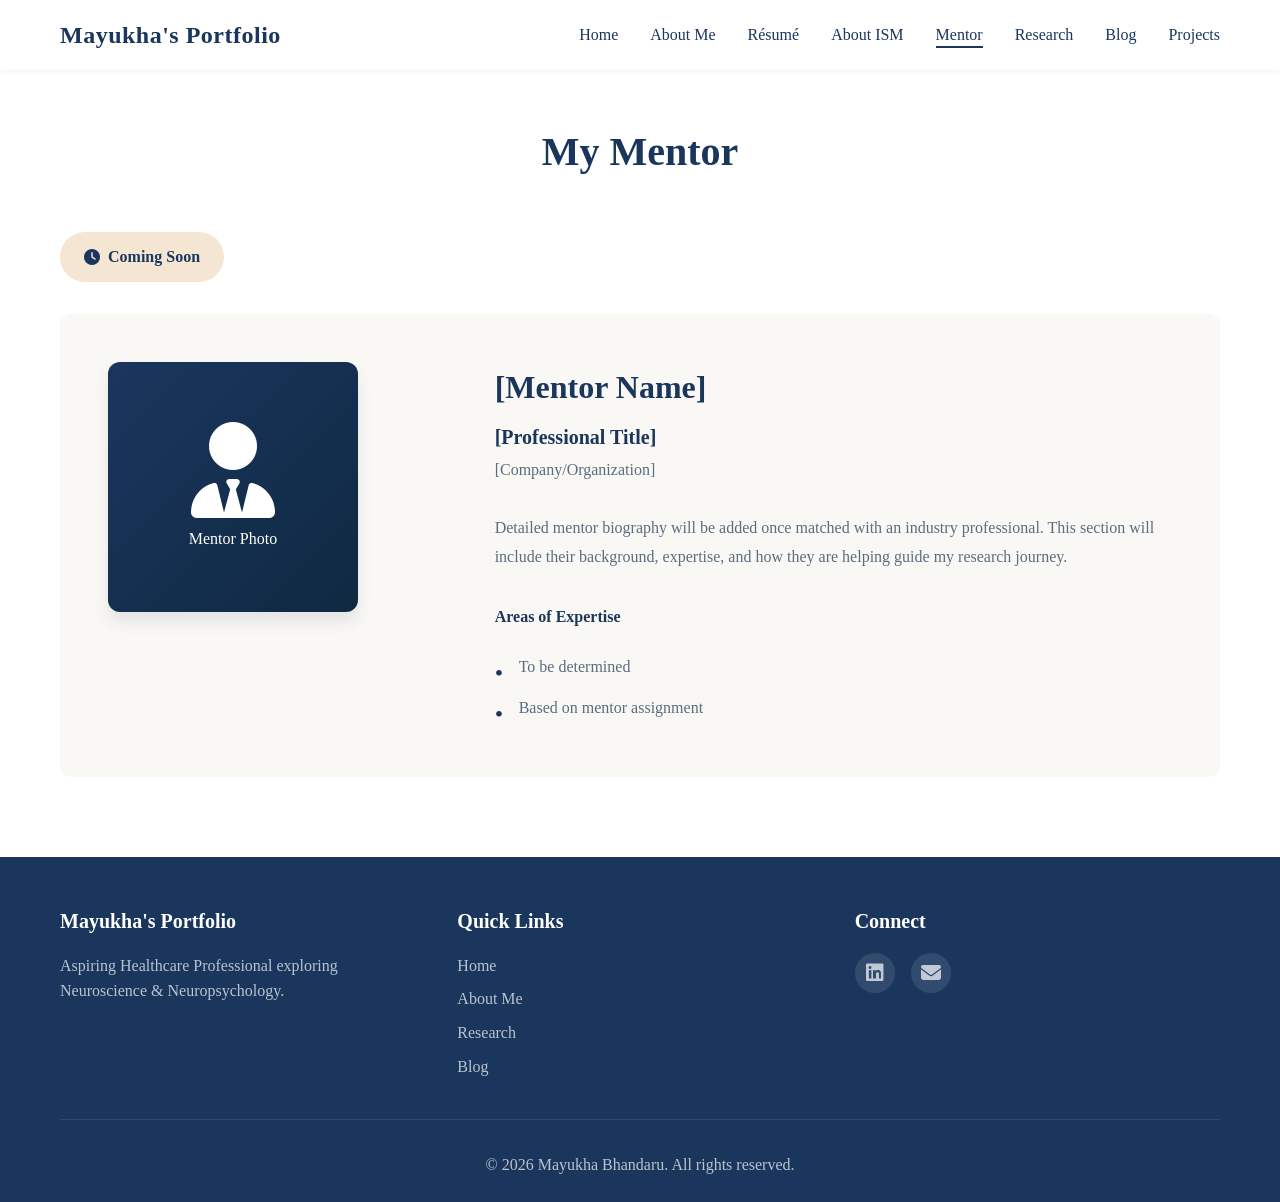
<file: mentor.html>
<!DOCTYPE html>
<html lang="en">
<head>
    <meta charset="UTF-8">
    <meta name="viewport" content="width=device-width, initial-scale=1.0">
    <title>My Mentor | Mayukha Bhandaru</title>
    <link rel="stylesheet" href="css/styles.css">
    <link rel="stylesheet" href="https://cdnjs.cloudflare.com/ajax/libs/font-awesome/6.4.0/css/all.min.css">
    <link href="https://fonts.googleapis.com/css2?family=Inter:wght@300;400;500;600;700&family=Playfair+Display:wght@600;700&display=swap" rel="stylesheet">
</head>
<body>
    <!-- Navigation -->
    <nav class="navbar" id="navbar">
        <div class="nav-container">
            <div class="nav-brand">
                <a href="index.html" class="brand-name">Mayukha's Portfolio</a>
            </div>
            <ul class="nav-menu" id="navMenu">
                <li><a href="index.html" class="nav-link">Home</a></li>
                <li><a href="about.html" class="nav-link">About Me</a></li>
                <li><a href="resume.html" class="nav-link">Résumé</a></li>
                <li><a href="ism.html" class="nav-link">About ISM</a></li>
                <li><a href="mentor.html" class="nav-link active">Mentor</a></li>
                <li><a href="research.html" class="nav-link">Research</a></li>
                <li><a href="blog.html" class="nav-link">Blog</a></li>
                <li><a href="projects.html" class="nav-link">Projects</a></li>
            </ul>
            <div class="hamburger" id="hamburger">
                <span></span>
                <span></span>
                <span></span>
            </div>
        </div>
    </nav>

    <!-- MENTOR BIO Section -->
    <section id="mentor" class="section mentor-section page-section">
        <div class="container">
            <h2 class="section-title">My Mentor</h2>
            <div class="mentor-content">
                <div class="coming-soon-badge">
                    <i class="fas fa-clock"></i>
                    <span>Coming Soon</span>
                </div>

                <div class="mentor-placeholder">
                    <div class="mentor-image-placeholder">
                        <i class="fas fa-user-tie"></i>
                        <span>Mentor Photo</span>
                    </div>
                    <div class="mentor-info-placeholder">
                        <h3>[Mentor Name]</h3>
                        <p class="mentor-title">[Professional Title]</p>
                        <p class="mentor-company">[Company/Organization]</p>

                        <div class="mentor-bio">
                            <p>Detailed mentor biography will be added once matched with an industry professional. This section will include their background, expertise, and how they are helping guide my research journey.</p>
                        </div>

                        <div class="mentor-expertise">
                            <h4>Areas of Expertise</h4>
                            <ul>
                                <li>To be determined</li>
                                <li>Based on mentor assignment</li>
                            </ul>
                        </div>
                    </div>
                </div>
            </div>
        </div>
    </section>

    <!-- Footer -->
    <footer class="footer">
        <div class="container">
            <div class="footer-content">
                <div class="footer-section">
                    <h4>Mayukha's Portfolio</h4>
                    <p>Aspiring Healthcare Professional exploring Neuroscience &amp; Neuropsychology.</p>
                </div>
                <div class="footer-section">
                    <h4>Quick Links</h4>
                    <ul>
                        <li><a href="index.html">Home</a></li>
                        <li><a href="about.html">About Me</a></li>
                        <li><a href="research.html">Research</a></li>
                        <li><a href="blog.html">Blog</a></li>
                    </ul>
                </div>
                <div class="footer-section">
                    <h4>Connect</h4>
                    <div class="social-links">
                        <a href="https://www.linkedin.com/in/mayukha-bhandaru-763126312/" target="_blank"><i class="fab fa-linkedin"></i></a>
                        
                        <a href="mailto:mayukhabhandaru@gmail.com"><i class="fas fa-envelope"></i></a>
                    </div>
                </div>
            </div>
            <div class="footer-bottom">
                <p>&copy; 2026 Mayukha Bhandaru. All rights reserved.</p>
            </div>
        </div>
    </footer>

    <script src="js/main.js"></script>
</body>
</html>
</file>
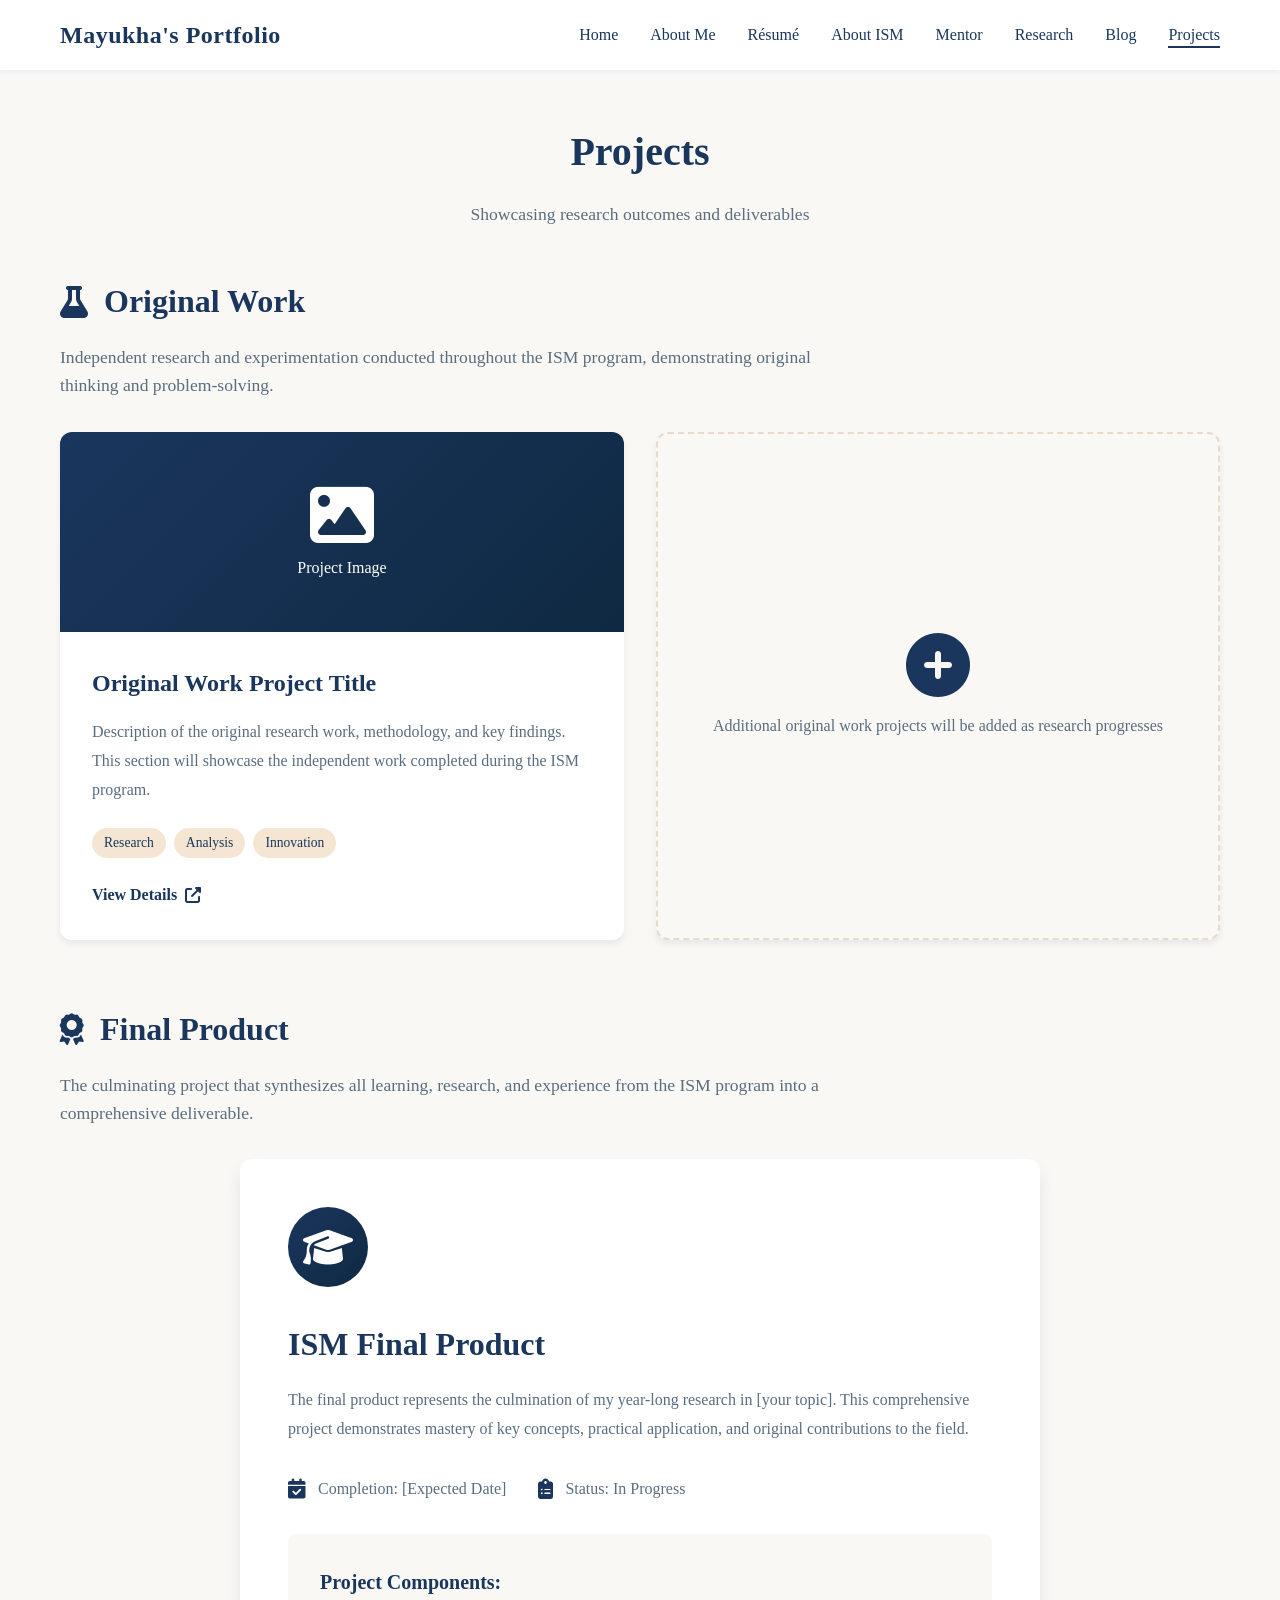
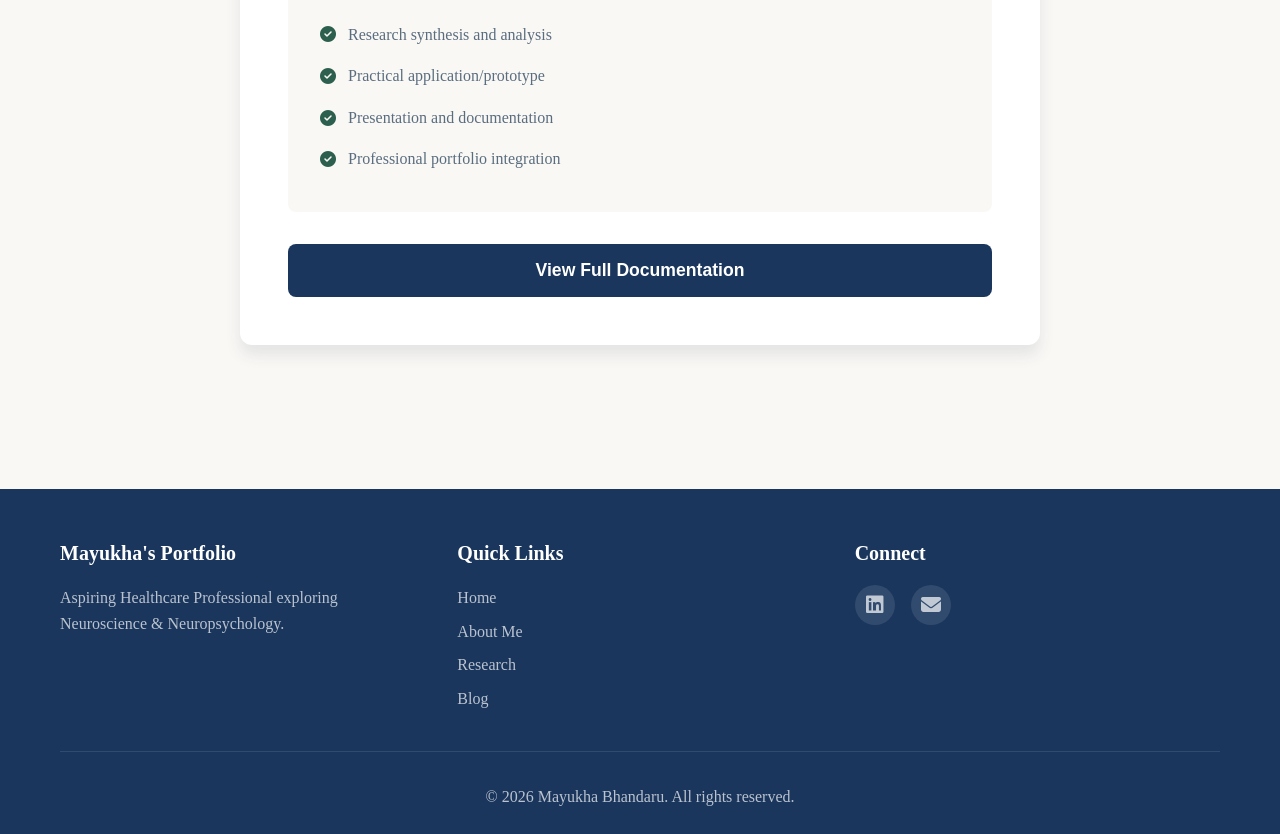
<file: projects.html>
<!DOCTYPE html>
<html lang="en">
<head>
    <meta charset="UTF-8">
    <meta name="viewport" content="width=device-width, initial-scale=1.0">
    <title>Projects | Mayukha Bhandaru</title>
    <link rel="stylesheet" href="css/styles.css">
    <link rel="stylesheet" href="https://cdnjs.cloudflare.com/ajax/libs/font-awesome/6.4.0/css/all.min.css">
    <link href="https://fonts.googleapis.com/css2?family=Inter:wght@300;400;500;600;700&family=Playfair+Display:wght@600;700&display=swap" rel="stylesheet">
</head>
<body>
    <!-- Navigation -->
    <nav class="navbar" id="navbar">
        <div class="nav-container">
            <div class="nav-brand">
                <a href="index.html" class="brand-name">Mayukha's Portfolio</a>
            </div>
            <ul class="nav-menu" id="navMenu">
                <li><a href="index.html" class="nav-link">Home</a></li>
                <li><a href="about.html" class="nav-link">About Me</a></li>
                <li><a href="resume.html" class="nav-link">Résumé</a></li>
                <li><a href="ism.html" class="nav-link">About ISM</a></li>
                <li><a href="mentor.html" class="nav-link">Mentor</a></li>
                <li><a href="research.html" class="nav-link">Research</a></li>
                <li><a href="blog.html" class="nav-link">Blog</a></li>
                <li><a href="projects.html" class="nav-link active">Projects</a></li>
            </ul>
            <div class="hamburger" id="hamburger">
                <span></span>
                <span></span>
                <span></span>
            </div>
        </div>
    </nav>

    <!-- PROJECTS Section -->
    <section id="projects" class="section projects-section page-section">
        <div class="container">
            <h2 class="section-title">Projects</h2>
            <p class="section-subtitle">Showcasing research outcomes and deliverables</p>

            <!-- Original Work Subsection -->
            <div class="project-subsection">
                <div class="subsection-header">
                    <i class="fas fa-flask"></i>
                    <h3>Original Work</h3>
                </div>
                <p class="subsection-description">Independent research and experimentation conducted throughout the ISM program, demonstrating original thinking and problem-solving.</p>

                <div class="projects-grid">
                    <div class="project-card">
                        <div class="project-image-placeholder">
                            <i class="fas fa-image"></i>
                            <span>Project Image</span>
                        </div>
                        <div class="project-content">
                            <h4>Original Work Project Title</h4>
                            <p>Description of the original research work, methodology, and key findings. This section will showcase the independent work completed during the ISM program.</p>
                            <div class="project-tags">
                                <span class="tag">Research</span>
                                <span class="tag">Analysis</span>
                                <span class="tag">Innovation</span>
                            </div>
                            <a href="#" class="project-link">View Details <i class="fas fa-external-link-alt"></i></a>
                        </div>
                    </div>

                    <div class="project-card placeholder-card">
                        <div class="placeholder-content">
                            <i class="fas fa-plus-circle"></i>
                            <p>Additional original work projects will be added as research progresses</p>
                        </div>
                    </div>
                </div>
            </div>

            <!-- Final Product Subsection -->
            <div class="project-subsection">
                <div class="subsection-header">
                    <i class="fas fa-award"></i>
                    <h3>Final Product</h3>
                </div>
                <p class="subsection-description">The culminating project that synthesizes all learning, research, and experience from the ISM program into a comprehensive deliverable.</p>

                <div class="final-product-container">
                    <div class="final-product-card">
                        <div class="product-icon">
                            <i class="fas fa-graduation-cap"></i>
                        </div>
                        <h4>ISM Final Product</h4>
                        <p>The final product represents the culmination of my year-long research in [your topic]. This comprehensive project demonstrates mastery of key concepts, practical application, and original contributions to the field.</p>

                        <div class="product-details">
                            <div class="detail-item">
                                <i class="fas fa-calendar-check"></i>
                                <span>Completion: [Expected Date]</span>
                            </div>
                            <div class="detail-item">
                                <i class="fas fa-clipboard-list"></i>
                                <span>Status: In Progress</span>
                            </div>
                        </div>

                        <div class="product-components">
                            <h5>Project Components:</h5>
                            <ul>
                                <li><i class="fas fa-check-circle"></i> Research synthesis and analysis</li>
                                <li><i class="fas fa-check-circle"></i> Practical application/prototype</li>
                                <li><i class="fas fa-check-circle"></i> Presentation and documentation</li>
                                <li><i class="fas fa-check-circle"></i> Professional portfolio integration</li>
                            </ul>
                        </div>

                        <button class="final-product-btn">View Full Documentation</button>
                    </div>
                </div>
            </div>
        </div>
    </section>

    <!-- Footer -->
    <footer class="footer">
        <div class="container">
            <div class="footer-content">
                <div class="footer-section">
                    <h4>Mayukha's Portfolio</h4>
                    <p>Aspiring Healthcare Professional exploring Neuroscience &amp; Neuropsychology.</p>
                </div>
                <div class="footer-section">
                    <h4>Quick Links</h4>
                    <ul>
                        <li><a href="index.html">Home</a></li>
                        <li><a href="about.html">About Me</a></li>
                        <li><a href="research.html">Research</a></li>
                        <li><a href="blog.html">Blog</a></li>
                    </ul>
                </div>
                <div class="footer-section">
                    <h4>Connect</h4>
                    <div class="social-links">
                        <a href="https://www.linkedin.com/in/mayukha-bhandaru-763126312/" target="_blank"><i class="fab fa-linkedin"></i></a>
                        
                        <a href="mailto:mayukhabhandaru@gmail.com"><i class="fas fa-envelope"></i></a>
                    </div>
                </div>
            </div>
            <div class="footer-bottom">
                <p>&copy; 2026 Mayukha Bhandaru. All rights reserved.</p>
            </div>
        </div>
    </footer>

    <script src="js/main.js"></script>
</body>
</html>
</file>
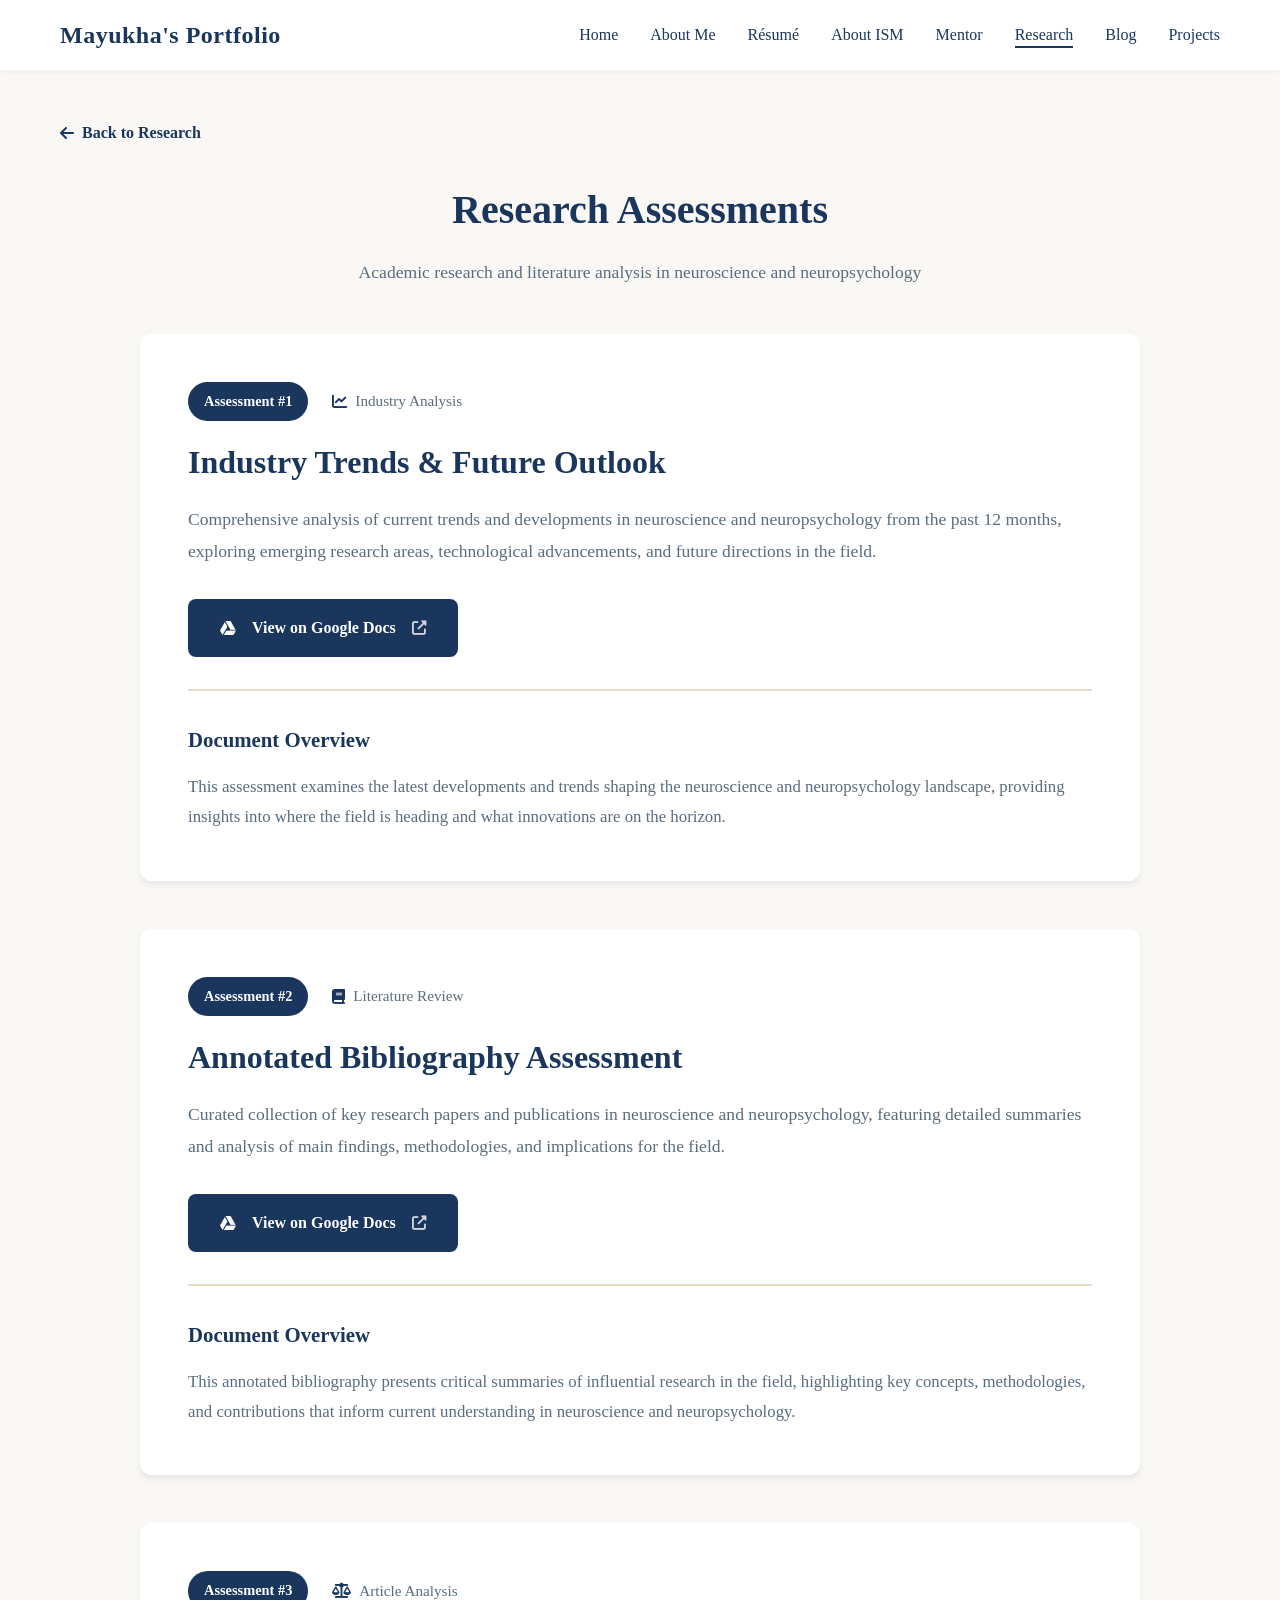
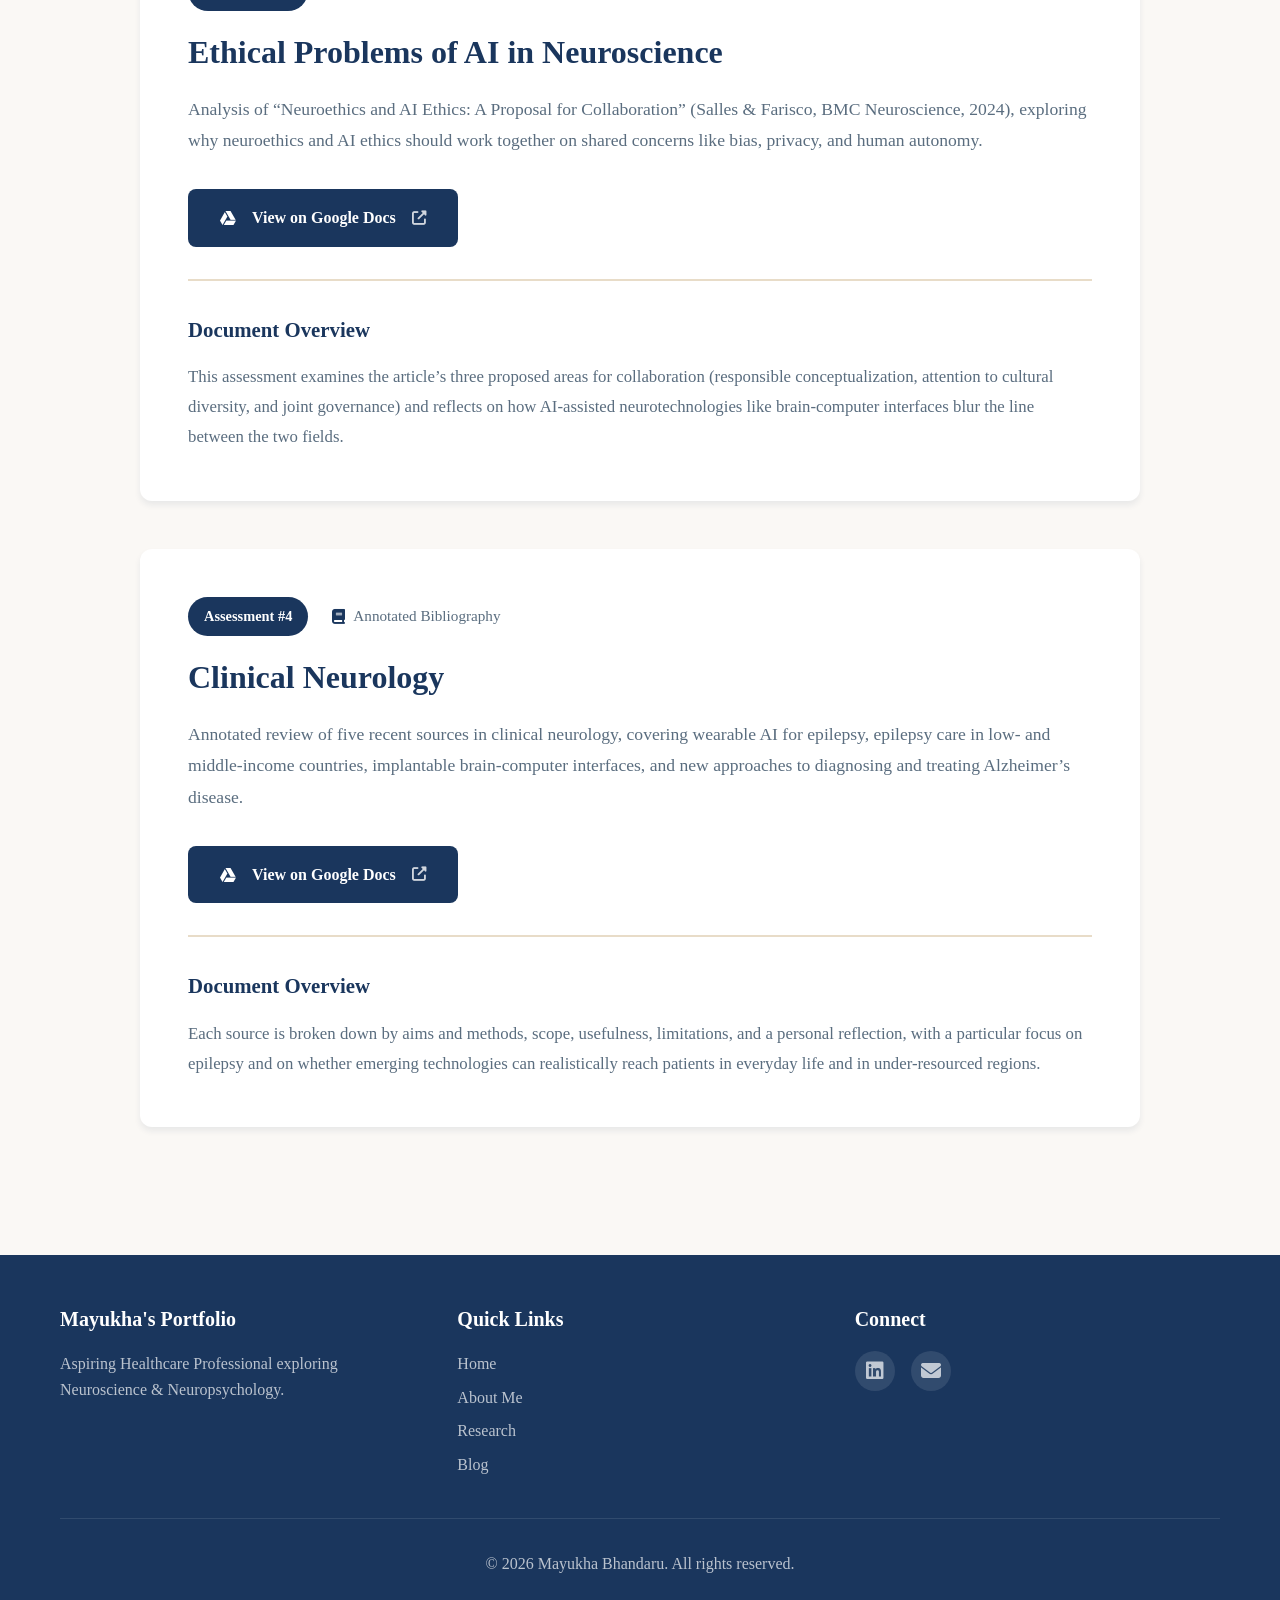
<file: research-assessments.html>
<!DOCTYPE html>
<html lang="en">
<head>
    <meta charset="UTF-8">
    <meta name="viewport" content="width=device-width, initial-scale=1.0">
    <title>Research Assessments | Mayukha Bhandaru</title>
    <link rel="stylesheet" href="css/styles.css">
    <link rel="stylesheet" href="https://cdnjs.cloudflare.com/ajax/libs/font-awesome/6.4.0/css/all.min.css">
    <link href="https://fonts.googleapis.com/css2?family=Inter:wght@300;400;500;600;700&family=Playfair+Display:wght@600;700&display=swap" rel="stylesheet">
</head>
<body>
    <!-- Navigation -->
    <nav class="navbar" id="navbar">
        <div class="nav-container">
            <div class="nav-brand">
                <a href="index.html" class="brand-name">Mayukha's Portfolio</a>
            </div>
            <ul class="nav-menu" id="navMenu">
                <li><a href="index.html" class="nav-link">Home</a></li>
                <li><a href="about.html" class="nav-link">About Me</a></li>
                <li><a href="resume.html" class="nav-link">Résumé</a></li>
                <li><a href="ism.html" class="nav-link">About ISM</a></li>
                <li><a href="mentor.html" class="nav-link">Mentor</a></li>
                <li><a href="research.html" class="nav-link active">Research</a></li>
                <li><a href="blog.html" class="nav-link">Blog</a></li>
                <li><a href="projects.html" class="nav-link">Projects</a></li>
            </ul>
            <div class="hamburger" id="hamburger">
                <span></span>
                <span></span>
                <span></span>
            </div>
        </div>
    </nav>

    <!-- RESEARCH ASSESSMENTS Section -->
    <section id="research-assessments" class="section research-section page-section">
        <div class="container">
            <a href="research.html" class="back-link"><i class="fas fa-arrow-left"></i> Back to Research</a>
            <h2 class="section-title">Research Assessments</h2>
            <p class="section-subtitle">Academic research and literature analysis in neuroscience and neuropsychology</p>

            <div class="research-documents">
                <!-- Assessment #1 -->
                <article class="research-document-card">
                    <div class="research-doc-header">
                        <div class="doc-meta">
                            <span class="doc-number">Assessment #1</span>
                            <span class="doc-type"><i class="fas fa-chart-line"></i> Industry Analysis</span>
                        </div>
                        <h3 class="doc-title">Industry Trends & Future Outlook</h3>
                        <p class="doc-description">Comprehensive analysis of current trends and developments in neuroscience and neuropsychology from the past 12 months, exploring emerging research areas, technological advancements, and future directions in the field.</p>
                    </div>

                    <div class="research-doc-actions">
                        <a href="https://docs.google.com/document/d/1qxGjoasUsfsWS5lMyYDK415X1zs6v5I8/edit?usp=sharing&ouid=108416783563185764479&rtpof=true&sd=true" class="doc-link-btn" target="_blank">
                            <i class="fab fa-google-drive"></i>
                            <span>View on Google Docs</span>
                            <i class="fas fa-external-link-alt"></i>
                        </a>
                    </div>

                    <div class="research-doc-content">
                        <h4>Document Overview</h4>
                        <p>This assessment examines the latest developments and trends shaping the neuroscience and neuropsychology landscape, providing insights into where the field is heading and what innovations are on the horizon.</p>
                    </div>
                </article>

                <!-- Assessment #2 -->
                <article class="research-document-card">
                    <div class="research-doc-header">
                        <div class="doc-meta">
                            <span class="doc-number">Assessment #2</span>
                            <span class="doc-type"><i class="fas fa-book"></i> Literature Review</span>
                        </div>
                        <h3 class="doc-title">Annotated Bibliography Assessment</h3>
                        <p class="doc-description">Curated collection of key research papers and publications in neuroscience and neuropsychology, featuring detailed summaries and analysis of main findings, methodologies, and implications for the field.</p>
                    </div>

                    <div class="research-doc-actions">
                        <a href="https://docs.google.com/document/d/1mi2asKrDxKHYREt7Kx5GFsl0OI4MDvtrcgz7Jk6svFs/edit?usp=sharing" class="doc-link-btn" target="_blank">
                            <i class="fab fa-google-drive"></i>
                            <span>View on Google Docs</span>
                            <i class="fas fa-external-link-alt"></i>
                        </a>
                    </div>

                    <div class="research-doc-content">
                        <h4>Document Overview</h4>
                        <p>This annotated bibliography presents critical summaries of influential research in the field, highlighting key concepts, methodologies, and contributions that inform current understanding in neuroscience and neuropsychology.</p>
                    </div>
                </article>

                <!-- Assessment #3 -->
                <article class="research-document-card">
                    <div class="research-doc-header">
                        <div class="doc-meta">
                            <span class="doc-number">Assessment #3</span>
                            <span class="doc-type"><i class="fas fa-balance-scale"></i> Article Analysis</span>
                        </div>
                        <h3 class="doc-title">Ethical Problems of AI in Neuroscience</h3>
                        <p class="doc-description">Analysis of “Neuroethics and AI Ethics: A Proposal for Collaboration” (Salles &amp; Farisco, BMC Neuroscience, 2024), exploring why neuroethics and AI ethics should work together on shared concerns like bias, privacy, and human autonomy.</p>
                    </div>

                    <div class="research-doc-actions">
                        <a href="https://docs.google.com/document/d/1km92US9zkHVGKB3guN02jqPcwDawTvegucBMtQZPNlU/edit?usp=sharing" class="doc-link-btn" target="_blank">
                            <i class="fab fa-google-drive"></i>
                            <span>View on Google Docs</span>
                            <i class="fas fa-external-link-alt"></i>
                        </a>
                    </div>

                    <div class="research-doc-content">
                        <h4>Document Overview</h4>
                        <p>This assessment examines the article’s three proposed areas for collaboration (responsible conceptualization, attention to cultural diversity, and joint governance) and reflects on how AI-assisted neurotechnologies like brain-computer interfaces blur the line between the two fields.</p>
                    </div>
                </article>

                <!-- Assessment #4 -->
                <article class="research-document-card">
                    <div class="research-doc-header">
                        <div class="doc-meta">
                            <span class="doc-number">Assessment #4</span>
                            <span class="doc-type"><i class="fas fa-book"></i> Annotated Bibliography</span>
                        </div>
                        <h3 class="doc-title">Clinical Neurology</h3>
                        <p class="doc-description">Annotated review of five recent sources in clinical neurology, covering wearable AI for epilepsy, epilepsy care in low- and middle-income countries, implantable brain-computer interfaces, and new approaches to diagnosing and treating Alzheimer’s disease.</p>
                    </div>

                    <div class="research-doc-actions">
                        <a href="https://docs.google.com/document/d/1a54YeaHsLpeyu9jb44tAnBbHgGtNMLfpJ8cj1D3_sD8/edit?usp=sharing" class="doc-link-btn" target="_blank">
                            <i class="fab fa-google-drive"></i>
                            <span>View on Google Docs</span>
                            <i class="fas fa-external-link-alt"></i>
                        </a>
                    </div>

                    <div class="research-doc-content">
                        <h4>Document Overview</h4>
                        <p>Each source is broken down by aims and methods, scope, usefulness, limitations, and a personal reflection, with a particular focus on epilepsy and on whether emerging technologies can realistically reach patients in everyday life and in under-resourced regions.</p>
                    </div>
                </article>
            </div>
        </div>
    </section>

    <!-- Footer -->
    <footer class="footer">
        <div class="container">
            <div class="footer-content">
                <div class="footer-section">
                    <h4>Mayukha's Portfolio</h4>
                    <p>Aspiring Healthcare Professional exploring Neuroscience &amp; Neuropsychology.</p>
                </div>
                <div class="footer-section">
                    <h4>Quick Links</h4>
                    <ul>
                        <li><a href="index.html">Home</a></li>
                        <li><a href="about.html">About Me</a></li>
                        <li><a href="research.html">Research</a></li>
                        <li><a href="blog.html">Blog</a></li>
                    </ul>
                </div>
                <div class="footer-section">
                    <h4>Connect</h4>
                    <div class="social-links">
                        <a href="https://www.linkedin.com/in/mayukha-bhandaru-763126312/" target="_blank"><i class="fab fa-linkedin"></i></a>

                        <a href="mailto:mayukhabhandaru@gmail.com"><i class="fas fa-envelope"></i></a>
                    </div>
                </div>
            </div>
            <div class="footer-bottom">
                <p>&copy; 2026 Mayukha Bhandaru. All rights reserved.</p>
            </div>
        </div>
    </footer>

    <script src="js/main.js"></script>
</body>
</html>
</file>
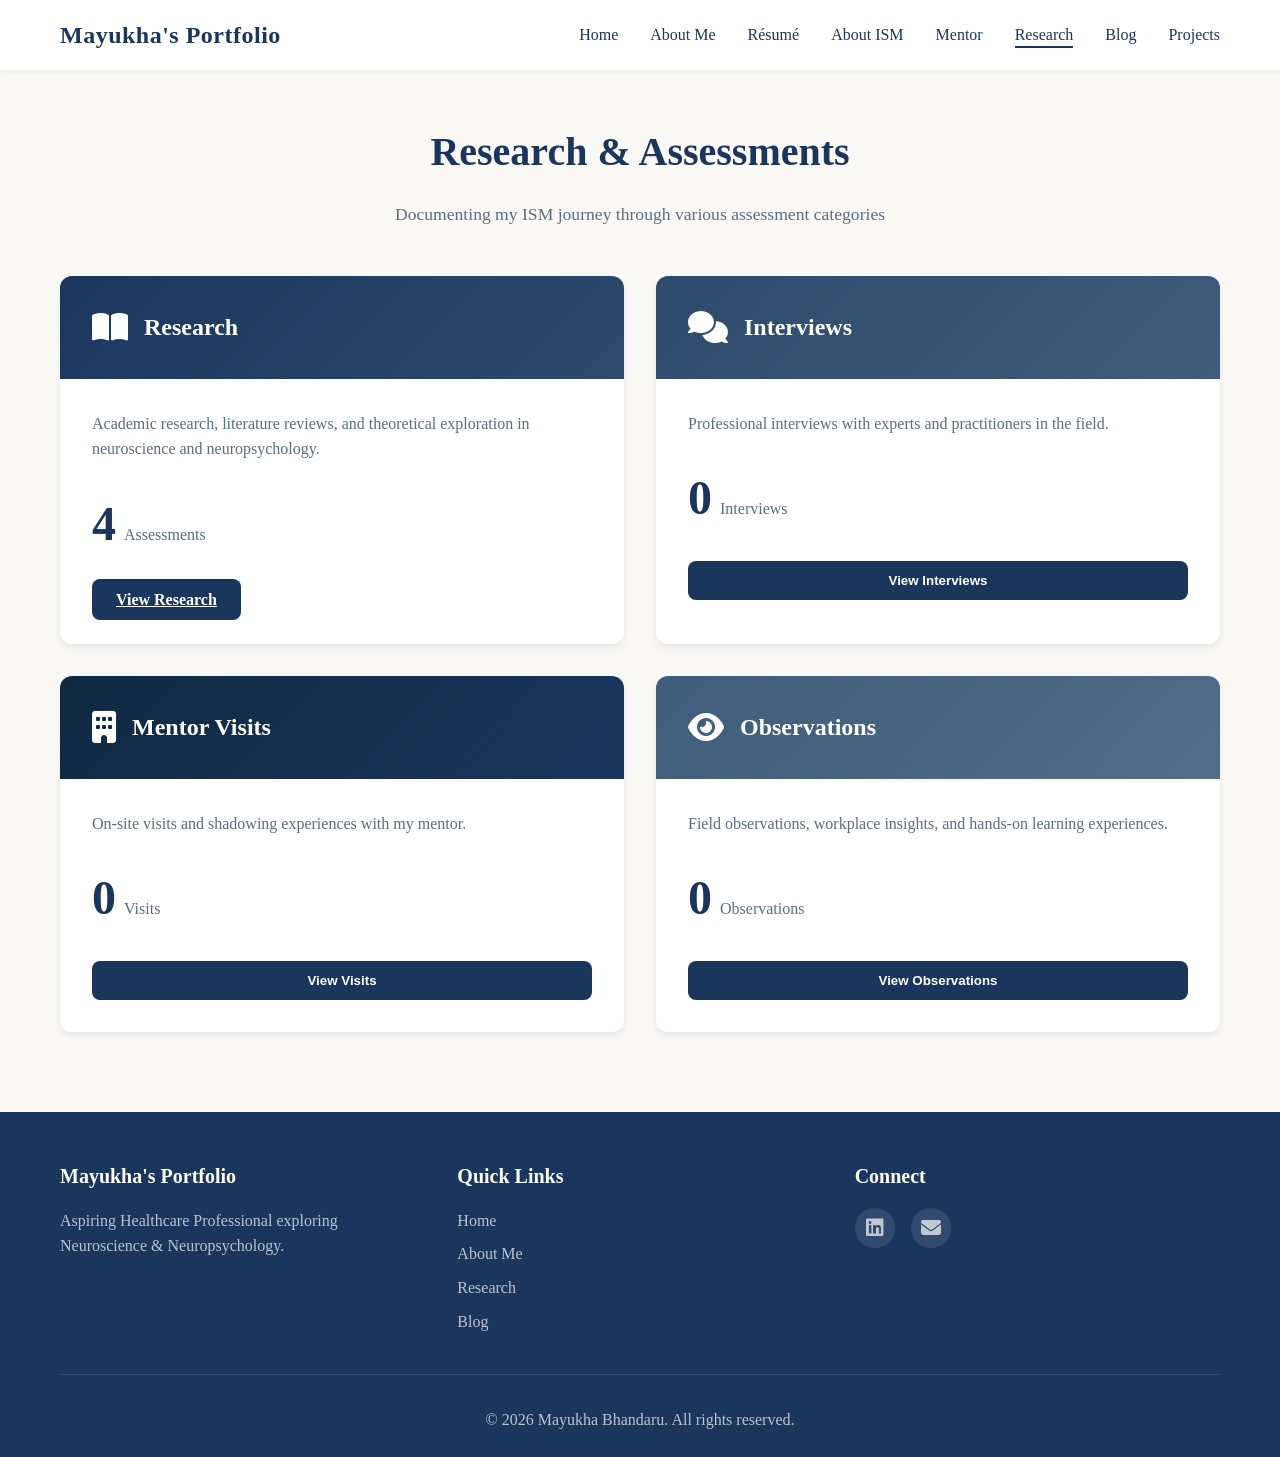
<file: research.html>
<!DOCTYPE html>
<html lang="en">
<head>
    <meta charset="UTF-8">
    <meta name="viewport" content="width=device-width, initial-scale=1.0">
    <title>Research | Mayukha Bhandaru</title>
    <link rel="stylesheet" href="css/styles.css">
    <link rel="stylesheet" href="https://cdnjs.cloudflare.com/ajax/libs/font-awesome/6.4.0/css/all.min.css">
    <link href="https://fonts.googleapis.com/css2?family=Inter:wght@300;400;500;600;700&family=Playfair+Display:wght@600;700&display=swap" rel="stylesheet">
</head>
<body>
    <!-- Navigation -->
    <nav class="navbar" id="navbar">
        <div class="nav-container">
            <div class="nav-brand">
                <a href="index.html" class="brand-name">Mayukha's Portfolio</a>
            </div>
            <ul class="nav-menu" id="navMenu">
                <li><a href="index.html" class="nav-link">Home</a></li>
                <li><a href="about.html" class="nav-link">About Me</a></li>
                <li><a href="resume.html" class="nav-link">Résumé</a></li>
                <li><a href="ism.html" class="nav-link">About ISM</a></li>
                <li><a href="mentor.html" class="nav-link">Mentor</a></li>
                <li><a href="research.html" class="nav-link active">Research</a></li>
                <li><a href="blog.html" class="nav-link">Blog</a></li>
                <li><a href="projects.html" class="nav-link">Projects</a></li>
            </ul>
            <div class="hamburger" id="hamburger">
                <span></span>
                <span></span>
                <span></span>
            </div>
        </div>
    </nav>

    <!-- RESEARCH Section -->
    <section id="research" class="section research-section page-section">
        <div class="container">
            <h2 class="section-title">Research & Assessments</h2>
            <p class="section-subtitle">Documenting my ISM journey through various assessment categories</p>

            <div class="research-grid">
                <div class="research-card">
                    <div class="card-header research-header">
                        <i class="fas fa-book-open"></i>
                        <h3>Research</h3>
                    </div>
                    <div class="card-body">
                        <p>Academic research, literature reviews, and theoretical exploration in neuroscience and neuropsychology.</p>
                        <div class="assessment-count">
                            <span class="count">4</span>
                            <span class="label">Assessments</span>
                        </div>
                        <a href="research-assessments.html" class="view-btn">View Research</a>
                    </div>
                </div>

                <div class="research-card">
                    <div class="card-header interviews-header">
                        <i class="fas fa-comments"></i>
                        <h3>Interviews</h3>
                    </div>
                    <div class="card-body">
                        <p>Professional interviews with experts and practitioners in the field.</p>
                        <div class="assessment-count">
                            <span class="count">0</span>
                            <span class="label">Interviews</span>
                        </div>
                        <button class="view-btn">View Interviews</button>
                    </div>
                </div>

                <div class="research-card">
                    <div class="card-header visits-header">
                        <i class="fas fa-building"></i>
                        <h3>Mentor Visits</h3>
                    </div>
                    <div class="card-body">
                        <p>On-site visits and shadowing experiences with my mentor.</p>
                        <div class="assessment-count">
                            <span class="count">0</span>
                            <span class="label">Visits</span>
                        </div>
                        <button class="view-btn">View Visits</button>
                    </div>
                </div>

                <div class="research-card">
                    <div class="card-header observations-header">
                        <i class="fas fa-eye"></i>
                        <h3>Observations</h3>
                    </div>
                    <div class="card-body">
                        <p>Field observations, workplace insights, and hands-on learning experiences.</p>
                        <div class="assessment-count">
                            <span class="count">0</span>
                            <span class="label">Observations</span>
                        </div>
                        <button class="view-btn">View Observations</button>
                    </div>
                </div>
            </div>
        </div>
    </section>

    <!-- Footer -->
    <footer class="footer">
        <div class="container">
            <div class="footer-content">
                <div class="footer-section">
                    <h4>Mayukha's Portfolio</h4>
                    <p>Aspiring Healthcare Professional exploring Neuroscience &amp; Neuropsychology.</p>
                </div>
                <div class="footer-section">
                    <h4>Quick Links</h4>
                    <ul>
                        <li><a href="index.html">Home</a></li>
                        <li><a href="about.html">About Me</a></li>
                        <li><a href="research.html">Research</a></li>
                        <li><a href="blog.html">Blog</a></li>
                    </ul>
                </div>
                <div class="footer-section">
                    <h4>Connect</h4>
                    <div class="social-links">
                        <a href="https://www.linkedin.com/in/mayukha-bhandaru-763126312/" target="_blank"><i class="fab fa-linkedin"></i></a>
                        
                        <a href="mailto:mayukhabhandaru@gmail.com"><i class="fas fa-envelope"></i></a>
                    </div>
                </div>
            </div>
            <div class="footer-bottom">
                <p>&copy; 2026 Mayukha Bhandaru. All rights reserved.</p>
            </div>
        </div>
    </footer>

    <script src="js/main.js"></script>
</body>
</html>
</file>
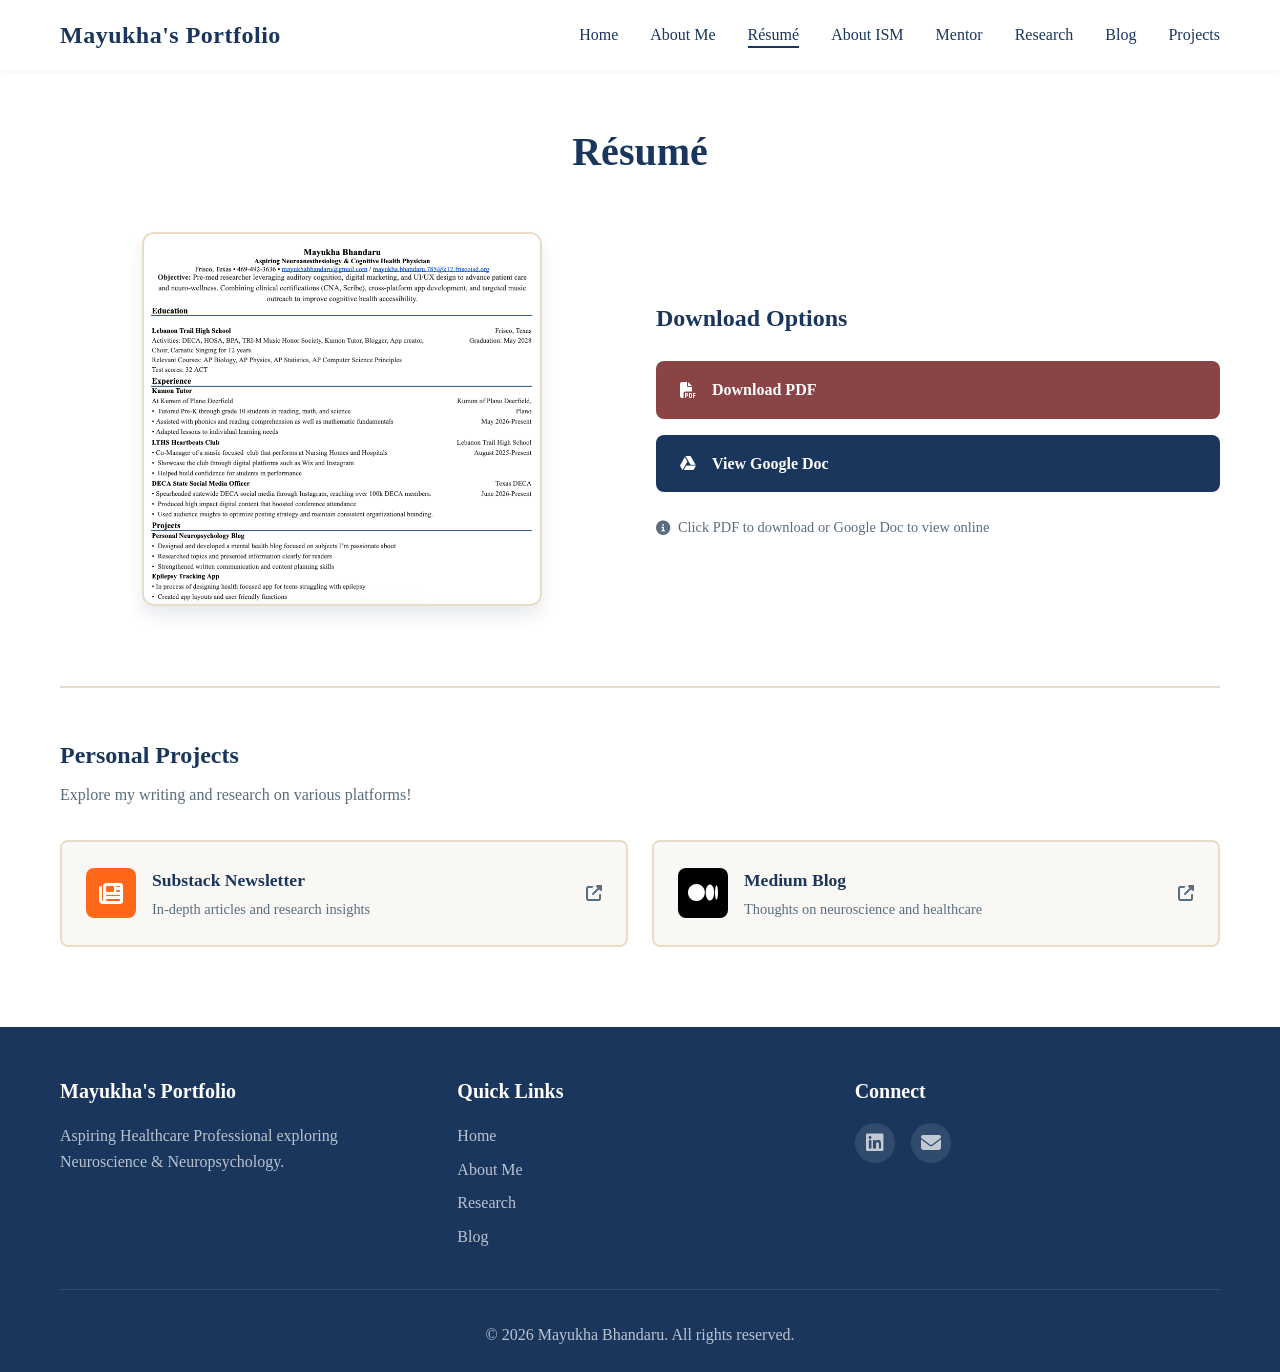
<file: resume.html>
<!DOCTYPE html>
<html lang="en">
<head>
    <meta charset="UTF-8">
    <meta name="viewport" content="width=device-width, initial-scale=1.0">
    <title>Résumé | Mayukha Bhandaru</title>
    <link rel="stylesheet" href="css/styles.css">
    <link rel="stylesheet" href="https://cdnjs.cloudflare.com/ajax/libs/font-awesome/6.4.0/css/all.min.css">
    <link href="https://fonts.googleapis.com/css2?family=Inter:wght@300;400;500;600;700&family=Playfair+Display:wght@600;700&display=swap" rel="stylesheet">
</head>
<body>
    <!-- Navigation -->
    <nav class="navbar" id="navbar">
        <div class="nav-container">
            <div class="nav-brand">
                <a href="index.html" class="brand-name">Mayukha's Portfolio</a>
            </div>
            <ul class="nav-menu" id="navMenu">
                <li><a href="index.html" class="nav-link">Home</a></li>
                <li><a href="about.html" class="nav-link">About Me</a></li>
                <li><a href="resume.html" class="nav-link active">Résumé</a></li>
                <li><a href="ism.html" class="nav-link">About ISM</a></li>
                <li><a href="mentor.html" class="nav-link">Mentor</a></li>
                <li><a href="research.html" class="nav-link">Research</a></li>
                <li><a href="blog.html" class="nav-link">Blog</a></li>
                <li><a href="projects.html" class="nav-link">Projects</a></li>
            </ul>
            <div class="hamburger" id="hamburger">
                <span></span>
                <span></span>
                <span></span>
            </div>
        </div>
    </nav>

    <!-- RÉSUMÉ Section -->
    <section id="resume" class="section resume-section page-section">
        <div class="container">
            <h2 class="section-title">Résumé</h2>
            <div class="resume-content">
                <div class="resume-preview">
                    <img src="assets/resume-screenshot.png" alt="Mayukha Bhandaru Resume Preview" class="resume-preview-image">
                </div>

                <div class="resume-download">
                    <h3>Download Options</h3>
                    <div class="download-buttons">
                        <a href="assets/Resume_Mayukha_Bhandaru_ISM%20(1).pdf" class="download-btn pdf-btn" download>
                            <i class="fas fa-file-pdf"></i>
                            <span>Download PDF</span>
                        </a>
                        <a href="https://drive.google.com/file/d/1CoAszMmSTrYwSdaq8HPTKpUspWwOJOj7/view?usp=sharing" class="download-btn gdoc-btn" target="_blank">
                            <i class="fab fa-google-drive"></i>
                            <span>View Google Doc</span>
                        </a>
                    </div>
                    <p class="download-note"><i class="fas fa-info-circle"></i> Click PDF to download or Google Doc to view online</p>
                </div>

                <div class="resume-projects">
                    <h3>Personal Projects</h3>
                    <p class="projects-intro">Explore my writing and research on various platforms!</p>
                    <div class="project-links-grid">
                        <a href="https://mayukhabhandaru.substack.com/" class="project-link-card substack-card" target="_blank">
                            <div class="project-icon">
                                <i class="fas fa-newspaper"></i>
                            </div>
                            <div class="project-info">
                                <h4>Substack Newsletter</h4>
                                <p>In-depth articles and research insights</p>
                            </div>
                            <i class="fas fa-external-link-alt"></i>
                        </a>
                        <a href="https://medium.com/@mayukhabhandaru" class="project-link-card medium-card" target="_blank">
                            <div class="project-icon">
                                <i class="fab fa-medium"></i>
                            </div>
                            <div class="project-info">
                                <h4>Medium Blog</h4>
                                <p>Thoughts on neuroscience and healthcare</p>
                            </div>
                            <i class="fas fa-external-link-alt"></i>
                        </a>
                    </div>
                </div>
            </div>
        </div>
    </section>

    <!-- Footer -->
    <footer class="footer">
        <div class="container">
            <div class="footer-content">
                <div class="footer-section">
                    <h4>Mayukha's Portfolio</h4>
                    <p>Aspiring Healthcare Professional exploring Neuroscience &amp; Neuropsychology.</p>
                </div>
                <div class="footer-section">
                    <h4>Quick Links</h4>
                    <ul>
                        <li><a href="index.html">Home</a></li>
                        <li><a href="about.html">About Me</a></li>
                        <li><a href="research.html">Research</a></li>
                        <li><a href="blog.html">Blog</a></li>
                    </ul>
                </div>
                <div class="footer-section">
                    <h4>Connect</h4>
                    <div class="social-links">
                        <a href="https://www.linkedin.com/in/mayukha-bhandaru-763126312/" target="_blank"><i class="fab fa-linkedin"></i></a>
                        
                        <a href="mailto:mayukhabhandaru@gmail.com"><i class="fas fa-envelope"></i></a>
                    </div>
                </div>
            </div>
            <div class="footer-bottom">
                <p>&copy; 2026 Mayukha Bhandaru. All rights reserved.</p>
            </div>
        </div>
    </footer>

    <script src="js/main.js"></script>
</body>
</html>
</file>
<file: css/styles.css>
/* ===========================
   GLOBAL STYLES & RESET
   =========================== */
* {
    margin: 0;
    padding: 0;
    box-sizing: border-box;
}

:root {
    --primary-color: #1a365d;
    --secondary-color: #0f2942;
    --accent-color: #f5e6d3;
    --accent-dark: #d4b896;
    --text-dark: #1a365d;
    --text-light: #5a6d7f;
    --bg-light: #faf8f5;
    --bg-white: #ffffff;
    --bg-cream: #f5e6d3;
    --border-color: #e8dcc8;
    --success-color: #2d5f4f;
    --warning-color: #d4b896;
    --danger-color: #8b4446;
    --shadow-sm: 0 1px 2px rgba(26, 54, 93, 0.05);
    --shadow-md: 0 4px 6px rgba(26, 54, 93, 0.08);
    --shadow-lg: 0 10px 15px rgba(26, 54, 93, 0.1);
    --shadow-xl: 0 20px 25px rgba(26, 54, 93, 0.12);
}

html {
    scroll-behavior: smooth;
}

body {
    font-family: 'Times New Roman', Times, serif;
    color: var(--text-dark);
    line-height: 1.6;
    background-color: var(--bg-white);
    font-weight: 400;
}

.container {
    max-width: 1200px;
    margin: 0 auto;
    padding: 0 20px;
}

.section {
    padding: 80px 0;
}

.section-title {
    font-family: 'Times New Roman', Times, serif;
    font-size: 2.5rem;
    font-weight: 700;
    text-align: center;
    margin-bottom: 1rem;
    color: var(--text-dark);
}

.section-subtitle {
    text-align: center;
    color: var(--text-light);
    font-size: 1.1rem;
    margin-bottom: 3rem;
}

/* ===========================
   NAVIGATION BAR
   =========================== */
.navbar {
    position: fixed;
    top: 0;
    left: 0;
    width: 100%;
    background: var(--bg-white);
    box-shadow: var(--shadow-md);
    z-index: 1000;
    transition: all 0.3s ease;
}

.nav-container {
    max-width: 1200px;
    margin: 0 auto;
    padding: 1rem 20px;
    display: flex;
    justify-content: space-between;
    align-items: center;
}

.nav-brand {
    display: flex;
    align-items: center;
    gap: 12px;
}

.brand-name {
    font-family: 'Times New Roman', Times, serif;
    font-weight: 700;
    font-size: 1.5rem;
    color: var(--primary-color);
    letter-spacing: 0.5px;
    text-decoration: none;
    transition: opacity 0.3s ease;
}

.brand-name:hover {
    opacity: 0.8;
}

/* Page sections (for multi-page layout) */
.page-section {
    min-height: calc(100vh - 140px);
    padding-top: 120px;
}

.logo-placeholder {
    width: 40px;
    height: 40px;
    background: linear-gradient(135deg, var(--primary-color), var(--secondary-color));
    border-radius: 8px;
    display: flex;
    align-items: center;
    justify-content: center;
    color: white;
    font-size: 1.5rem;
}

.nav-menu {
    display: flex;
    list-style: none;
    gap: 2rem;
}

.nav-link {
    text-decoration: none;
    color: var(--text-dark);
    font-weight: 500;
    transition: color 0.3s ease;
    position: relative;
}

.nav-link:hover,
.nav-link.active {
    color: var(--primary-color);
}

.nav-link::after {
    content: '';
    position: absolute;
    bottom: -5px;
    left: 0;
    width: 0;
    height: 2px;
    background: var(--primary-color);
    transition: width 0.3s ease;
}

.nav-link:hover::after,
.nav-link.active::after {
    width: 100%;
}

.hamburger {
    display: none;
    flex-direction: column;
    cursor: pointer;
    gap: 5px;
}

.hamburger span {
    width: 25px;
    height: 3px;
    background: var(--text-dark);
    transition: all 0.3s ease;
}

/* ===========================
   HOME / HERO SECTION
   =========================== */
.hero-section {
    min-height: 100vh;
    display: flex;
    align-items: center;
    background: linear-gradient(135deg, #0f2942 0%, #1a365d 50%, #2d4a6d 100%);
    color: white;
    padding-top: 80px;
}

.hero-content {
    max-width: 1100px;
    margin: 0 auto;
}

.hero-split {
    display: grid;
    grid-template-columns: 1fr 1fr;
    gap: 0.5rem;
    align-items: center;
    margin-bottom: 4rem;
}

.hero-text {
    text-align: left;
}

.hero-title {
    font-family: 'Times New Roman', Times, serif;
    font-size: 4rem;
    font-weight: 700;
    margin-bottom: 1.5rem;
    animation: fadeInUp 0.8s ease;
    letter-spacing: 1px;
    line-height: 1.2;
}

.hero-subtitle {
    font-size: 1.75rem;
    font-weight: 300;
    margin-bottom: 1.5rem;
    opacity: 0.95;
    animation: fadeInUp 0.8s ease 0.2s backwards;
}

.hero-topic {
    font-size: 1.4rem;
    margin-bottom: 0;
    opacity: 0.95;
    animation: fadeInUp 0.8s ease 0.2s backwards;
}

.highlight {
    font-weight: 600;
    color: var(--accent-color);
}

.hero-quote {
    background: rgba(245, 230, 211, 0.15);
    backdrop-filter: blur(10px);
    padding: 2rem;
    border-radius: 12px;
    margin: 3rem auto;
    max-width: 600px;
    border-left: 4px solid var(--accent-color);
    animation: fadeInUp 0.8s ease 0.4s backwards;
}

.hero-quote-simple {
    margin: 0 auto 3rem;
    max-width: 800px;
    text-align: center;
    animation: fadeInUp 0.8s ease 0.4s backwards;
}

.hero-quote-simple p {
    font-size: 1.3rem;
    font-style: italic;
    margin-bottom: 0.75rem;
    line-height: 1.6;
    opacity: 0.95;
}

.hero-quote-simple cite {
    font-size: 1rem;
    opacity: 0.85;
    font-style: normal;
}

.hero-image-container {
    animation: fadeInUp 0.8s ease 0.3s backwards;
}

.hero-image-placeholder {
    width: 100%;
    height: 350px;
    background: rgba(245, 230, 211, 0.15);
    border: 3px dashed var(--accent-color);
    border-radius: 16px;
    display: flex;
    flex-direction: column;
    align-items: center;
    justify-content: center;
    transition: all 0.3s ease;
}

.hero-image-placeholder:hover {
    background: rgba(245, 230, 211, 0.25);
    transform: translateY(-5px);
}

.hero-image-placeholder i {
    font-size: 5rem;
    color: var(--accent-color);
    margin-bottom: 1rem;
    opacity: 0.8;
}

.hero-image-placeholder span {
    color: rgba(255, 255, 255, 0.7);
    font-size: 1rem;
    font-weight: 500;
}

.hero-image {
    width: 100%;
    height: 350px;
    object-fit: cover;
    border-radius: 16px;
    box-shadow: var(--shadow-lg);
    transition: all 0.3s ease;
}

.hero-image:hover {
    transform: translateY(-5px);
    box-shadow: var(--shadow-xl);
}

.image-credit {
    margin-top: 0.5rem;
    font-size: 0.75rem;
    color: rgba(255, 255, 255, 0.6);
    text-align: center;
}

.image-credit a {
    color: var(--accent-color);
    text-decoration: none;
    transition: opacity 0.3s ease;
}

.image-credit a:hover {
    opacity: 0.8;
    text-decoration: underline;
}

.quote-icon {
    font-size: 2rem;
    color: var(--accent-color);
    margin-bottom: 1rem;
}

.hero-quote p {
    font-size: 1.2rem;
    font-style: italic;
    margin-bottom: 0.5rem;
}

.hero-quote cite {
    font-size: 0.9rem;
    opacity: 0.8;
}

.cta-button {
    display: inline-block;
    padding: 16px 48px;
    background: var(--accent-color);
    color: var(--primary-color);
    text-decoration: none;
    border-radius: 4px;
    font-weight: 600;
    font-size: 1rem;
    letter-spacing: 0.5px;
    text-transform: uppercase;
    transition: all 0.3s ease;
    margin: 0 auto;
    display: block;
    width: fit-content;
    animation: fadeInUp 0.8s ease 0.5s backwards;
}

.cta-button:hover {
    transform: translateY(-3px);
    box-shadow: 0 10px 20px rgba(245, 230, 211, 0.3);
    background: var(--accent-dark);
}

@keyframes fadeInUp {
    from {
        opacity: 0;
        transform: translateY(30px);
    }
    to {
        opacity: 1;
        transform: translateY(0);
    }
}

/* ===========================
   ABOUT ME SECTION
   =========================== */
.about-section {
    background: var(--bg-light);
}

.about-content {
    display: grid;
    grid-template-columns: 1fr 2fr;
    gap: 3rem;
    margin-top: 3rem;
}

.headshot-container {
    display: flex;
    justify-content: center;
}

.headshot {
    width: 250px;
    height: 250px;
    border-radius: 50%;
    object-fit: cover;
    object-position: 50% 30%;
    box-shadow: var(--shadow-lg);
}

.headshot-placeholder {
    width: 250px;
    height: 250px;
    border-radius: 50%;
    background: linear-gradient(135deg, var(--primary-color), var(--secondary-color));
    display: flex;
    flex-direction: column;
    align-items: center;
    justify-content: center;
    color: white;
    box-shadow: var(--shadow-lg);
}

.headshot-placeholder i {
    font-size: 6rem;
    margin-bottom: 0.5rem;
}

.headshot-placeholder span {
    font-size: 0.9rem;
    opacity: 0.9;
}

.about-text h3 {
    color: var(--primary-color);
    margin-bottom: 1rem;
    font-size: 1.5rem;
}

.about-text p {
    color: var(--text-light);
    line-height: 1.8;
    margin-bottom: 1.5rem;
}

.mission-statement,
.contact-info {
    background: var(--bg-white);
    padding: 1.5rem;
    border-radius: 12px;
    margin-top: 2rem;
    box-shadow: var(--shadow-sm);
}

.mission-statement h4,
.contact-info h4 {
    color: var(--text-dark);
    margin-bottom: 1rem;
    display: flex;
    align-items: center;
    gap: 0.5rem;
}

.mission-statement h4 i,
.contact-info h4 i {
    color: var(--primary-color);
}

.mission-statement p {
    font-style: italic;
    color: var(--text-dark);
    font-weight: 500;
}

.contact-info ul {
    list-style: none;
}

.contact-info ul li {
    padding: 0.5rem 0;
    display: flex;
    align-items: center;
    gap: 1rem;
}

.contact-info ul li i {
    color: var(--primary-color);
    width: 20px;
}

.contact-info a {
    color: var(--primary-color);
    text-decoration: none;
}

.contact-info a:hover {
    text-decoration: underline;
}

/* ===========================
   RÉSUMÉ SECTION
   =========================== */
.resume-section {
    background: var(--bg-white);
}

.resume-content {
    display: grid;
    grid-template-columns: 1fr 1fr;
    gap: 2rem;
    margin-top: 3rem;
}

.resume-preview {
    display: flex;
    align-items: center;
    justify-content: center;
}

.resume-placeholder {
    width: 100%;
    max-width: 400px;
    aspect-ratio: 8.5/11;
    background: var(--bg-light);
    border: 2px dashed var(--border-color);
    border-radius: 12px;
    display: flex;
    flex-direction: column;
    align-items: center;
    justify-content: center;
    color: var(--text-light);
}

.resume-placeholder i {
    font-size: 5rem;
    margin-bottom: 1rem;
    color: var(--primary-color);
}

.resume-placeholder p {
    font-size: 1.25rem;
    font-weight: 600;
    margin-bottom: 0.5rem;
}

.resume-preview-image {
    width: 100%;
    max-width: 400px;
    height: auto;
    border-radius: 12px;
    box-shadow: var(--shadow-lg);
    border: 2px solid var(--border-color);
    transition: all 0.3s ease;
}

.resume-preview-image:hover {
    transform: translateY(-5px);
    box-shadow: var(--shadow-xl);
}

.resume-download {
    display: flex;
    flex-direction: column;
    justify-content: center;
}

.resume-download h3 {
    color: var(--text-dark);
    margin-bottom: 1.5rem;
    font-size: 1.5rem;
}

.download-buttons {
    display: flex;
    flex-direction: column;
    gap: 1rem;
    margin-bottom: 1.5rem;
}

.download-btn {
    display: flex;
    align-items: center;
    gap: 1rem;
    padding: 1rem 1.5rem;
    border-radius: 8px;
    text-decoration: none;
    font-weight: 600;
    transition: all 0.3s ease;
}

.pdf-btn {
    background: var(--danger-color);
    color: white;
}

.pdf-btn:hover {
    background: #6d3335;
    transform: translateY(-2px);
    box-shadow: var(--shadow-md);
}

.gdoc-btn {
    background: var(--primary-color);
    color: white;
}

.gdoc-btn:hover {
    background: var(--secondary-color);
    transform: translateY(-2px);
    box-shadow: var(--shadow-md);
}

.download-note {
    color: var(--text-light);
    font-size: 0.9rem;
    display: flex;
    align-items: center;
    gap: 0.5rem;
}

.resume-projects {
    grid-column: 1 / -1;
    margin-top: 3rem;
    padding-top: 3rem;
    border-top: 2px solid var(--border-color);
}

.resume-projects h3 {
    color: var(--text-dark);
    margin-bottom: 0.5rem;
    font-size: 1.5rem;
}

.projects-intro {
    color: var(--text-light);
    margin-bottom: 2rem;
    font-size: 1rem;
}

.project-links-grid {
    display: grid;
    grid-template-columns: repeat(2, 1fr);
    gap: 1.5rem;
}

.project-link-card {
    display: grid;
    grid-template-columns: auto 1fr auto;
    align-items: center;
    gap: 1rem;
    padding: 1.5rem;
    background: var(--bg-light);
    border: 2px solid var(--border-color);
    border-radius: 8px;
    text-decoration: none;
    transition: all 0.3s ease;
}

.project-link-card:hover {
    transform: translateY(-3px);
    box-shadow: var(--shadow-md);
    border-color: var(--primary-color);
}

.project-icon {
    width: 50px;
    height: 50px;
    display: flex;
    align-items: center;
    justify-content: center;
    border-radius: 8px;
    font-size: 1.5rem;
}

.substack-card .project-icon {
    background: #FF6719;
    color: white;
}

.medium-card .project-icon {
    background: #000000;
    color: white;
}

.project-info h4 {
    color: var(--text-dark);
    font-size: 1.1rem;
    margin-bottom: 0.25rem;
}

.project-info p {
    color: var(--text-light);
    font-size: 0.9rem;
    margin: 0;
}

.project-link-card > i {
    color: var(--text-light);
    font-size: 1rem;
    transition: all 0.3s ease;
}

.project-link-card:hover > i {
    color: var(--primary-color);
    transform: translateX(3px);
}

.resume-highlights {
    grid-column: 1 / -1;
    margin-top: 2rem;
}

.resume-highlights h3 {
    color: var(--text-dark);
    margin-bottom: 1.5rem;
    font-size: 1.5rem;
}

.highlights-grid {
    display: grid;
    grid-template-columns: repeat(3, 1fr);
    gap: 2rem;
}

.highlight-item {
    background: var(--bg-light);
    padding: 2rem;
    border-radius: 12px;
    text-align: center;
    transition: all 0.3s ease;
}

.highlight-item:hover {
    transform: translateY(-5px);
    box-shadow: var(--shadow-md);
}

.highlight-item i {
    font-size: 3rem;
    color: var(--primary-color);
    margin-bottom: 1rem;
}

.highlight-item h4 {
    color: var(--text-dark);
    margin-bottom: 0.5rem;
}

.highlight-item p {
    color: var(--text-light);
}

/* ===========================
   ABOUT ISM SECTION
   =========================== */
.ism-section {
    background: var(--bg-light);
}

.ism-intro {
    max-width: 800px;
    margin: 0 auto 3rem;
    text-align: center;
}

.ism-text-content {
    max-width: 900px;
    margin: 0 auto;
    background: var(--bg-white);
    padding: 3rem;
    border-radius: 12px;
    box-shadow: var(--shadow-md);
}

.ism-text-content p {
    font-size: 1.1rem;
    line-height: 1.8;
    color: var(--text-light);
    margin-bottom: 1.5rem;
}

.ism-text-content p:last-child {
    margin-bottom: 0;
}

.lead {
    font-size: 1.25rem;
    color: var(--text-light);
    line-height: 1.8;
}

.ism-details {
    display: grid;
    grid-template-columns: repeat(2, 1fr);
    gap: 2rem;
}

.ism-card {
    background: var(--bg-white);
    padding: 2rem;
    border-radius: 12px;
    box-shadow: var(--shadow-sm);
    transition: all 0.3s ease;
}

.ism-card:hover {
    transform: translateY(-5px);
    box-shadow: var(--shadow-lg);
}

.card-icon {
    width: 60px;
    height: 60px;
    background: linear-gradient(135deg, var(--primary-color), var(--secondary-color));
    border-radius: 12px;
    display: flex;
    align-items: center;
    justify-content: center;
    color: white;
    font-size: 1.75rem;
    margin-bottom: 1.5rem;
}

.ism-card h3 {
    color: var(--text-dark);
    margin-bottom: 1rem;
    font-size: 1.5rem;
}

.ism-card p {
    color: var(--text-light);
    line-height: 1.8;
}

/* ===========================
   MENTOR BIO SECTION
   =========================== */
.mentor-section {
    background: var(--bg-white);
}

.mentor-content {
    position: relative;
    margin-top: 3rem;
}

.coming-soon-badge {
    display: inline-flex;
    align-items: center;
    gap: 0.5rem;
    background: var(--accent-color);
    color: var(--primary-color);
    padding: 0.75rem 1.5rem;
    border-radius: 50px;
    font-weight: 600;
    margin-bottom: 2rem;
}

.mentor-placeholder {
    display: grid;
    grid-template-columns: 1fr 2fr;
    gap: 3rem;
    background: var(--bg-light);
    padding: 3rem;
    border-radius: 12px;
}

.mentor-image-placeholder {
    width: 250px;
    height: 250px;
    border-radius: 12px;
    background: linear-gradient(135deg, var(--primary-color), var(--secondary-color));
    display: flex;
    flex-direction: column;
    align-items: center;
    justify-content: center;
    color: white;
    box-shadow: var(--shadow-lg);
}

.mentor-image-placeholder i {
    font-size: 6rem;
    margin-bottom: 0.5rem;
}

.mentor-info-placeholder h3 {
    font-size: 2rem;
    color: var(--text-dark);
    margin-bottom: 0.5rem;
}

.mentor-title {
    font-size: 1.25rem;
    color: var(--primary-color);
    font-weight: 600;
    margin-bottom: 0.25rem;
}

.mentor-company {
    color: var(--text-light);
    margin-bottom: 2rem;
}

.mentor-bio {
    margin-bottom: 2rem;
}

.mentor-bio p {
    color: var(--text-light);
    line-height: 1.8;
}

.mentor-expertise h4 {
    color: var(--text-dark);
    margin-bottom: 1rem;
}

.mentor-expertise ul {
    list-style: none;
    padding-left: 0;
}

.mentor-expertise ul li {
    color: var(--text-light);
    padding: 0.5rem 0;
    padding-left: 1.5rem;
    position: relative;
}

.mentor-expertise ul li::before {
    content: '•';
    color: var(--primary-color);
    font-size: 1.5rem;
    position: absolute;
    left: 0;
}

/* ===========================
   RESEARCH SECTION
   =========================== */
.research-section {
    background: var(--bg-light);
}

.research-grid {
    display: grid;
    grid-template-columns: repeat(2, 1fr);
    gap: 2rem;
    margin-top: 3rem;
}

.research-card {
    background: var(--bg-white);
    border-radius: 12px;
    overflow: hidden;
    box-shadow: var(--shadow-md);
    transition: all 0.3s ease;
}

.research-card:hover {
    transform: translateY(-5px);
    box-shadow: var(--shadow-xl);
}

.card-header {
    padding: 2rem;
    color: white;
    display: flex;
    align-items: center;
    gap: 1rem;
}

.card-header i {
    font-size: 2rem;
}

.card-header h3 {
    font-size: 1.5rem;
    margin: 0;
}

.research-header {
    background: linear-gradient(135deg, #1a365d, #2d4a6d);
}

.interviews-header {
    background: linear-gradient(135deg, #2d4a6d, #3f5c7a);
}

.visits-header {
    background: linear-gradient(135deg, #0f2942, #1a365d);
}

.observations-header {
    background: linear-gradient(135deg, #3f5c7a, #516d89);
}

.card-body {
    padding: 2rem;
}

.card-body p {
    color: var(--text-light);
    margin-bottom: 1.5rem;
    line-height: 1.6;
}

.assessment-count {
    display: flex;
    align-items: baseline;
    gap: 0.5rem;
    margin-bottom: 1.5rem;
}

.assessment-count .count {
    font-size: 3rem;
    font-weight: 700;
    color: var(--primary-color);
}

.assessment-count .label {
    color: var(--text-light);
    font-size: 1rem;
}

.view-btn {
    width: 100%;
    padding: 0.75rem 1.5rem;
    background: var(--primary-color);
    color: white;
    border: none;
    border-radius: 8px;
    font-weight: 600;
    cursor: pointer;
    transition: all 0.3s ease;
}

.view-btn:hover {
    background: var(--secondary-color);
    transform: translateY(-2px);
}

/* Research Documents Page */
.research-documents {
    max-width: 1000px;
    margin: 3rem auto 0;
}

.research-document-card {
    background: var(--bg-white);
    border-radius: 12px;
    padding: 3rem;
    margin-bottom: 3rem;
    box-shadow: var(--shadow-md);
    transition: all 0.3s ease;
}

.research-document-card:hover {
    box-shadow: var(--shadow-xl);
    transform: translateY(-3px);
}

.research-doc-header {
    margin-bottom: 2rem;
}

.doc-meta {
    display: flex;
    gap: 1.5rem;
    align-items: center;
    margin-bottom: 1rem;
}

.doc-number {
    background: var(--primary-color);
    color: white;
    padding: 0.5rem 1rem;
    border-radius: 50px;
    font-weight: 600;
    font-size: 0.9rem;
}

.doc-type {
    color: var(--text-light);
    display: flex;
    align-items: center;
    gap: 0.5rem;
    font-size: 0.95rem;
}

.doc-type i {
    color: var(--primary-color);
}

.doc-title {
    font-size: 2rem;
    color: var(--text-dark);
    margin-bottom: 1rem;
}

.doc-description {
    color: var(--text-light);
    font-size: 1.1rem;
    line-height: 1.8;
    margin-bottom: 0;
}

.research-doc-actions {
    margin-bottom: 2rem;
    padding-bottom: 2rem;
    border-bottom: 2px solid var(--border-color);
}

.doc-link-btn {
    display: inline-flex;
    align-items: center;
    gap: 1rem;
    padding: 1rem 2rem;
    background: var(--primary-color);
    color: white;
    text-decoration: none;
    border-radius: 8px;
    font-weight: 600;
    transition: all 0.3s ease;
}

.doc-link-btn:hover {
    background: var(--secondary-color);
    transform: translateY(-2px);
    box-shadow: var(--shadow-md);
}

.doc-link-btn > i:last-child {
    font-size: 0.9rem;
    opacity: 0.8;
}

.research-doc-content h4 {
    color: var(--text-dark);
    font-size: 1.3rem;
    margin-bottom: 1rem;
}

.research-doc-content p {
    color: var(--text-light);
    line-height: 1.8;
    font-size: 1.05rem;
}

.back-link {
    display: inline-flex;
    align-items: center;
    gap: 0.5rem;
    color: var(--primary-color);
    text-decoration: none;
    font-weight: 600;
    margin-bottom: 2rem;
    transition: all 0.3s ease;
}

.back-link:hover {
    gap: 0.75rem;
}

.back-link i {
    transition: transform 0.3s ease;
}

.back-link:hover i {
    transform: translateX(-3px);
}

/* ===========================
   BLOG SECTION
   =========================== */
.blog-section {
    background: var(--bg-white);
}

.blog-feed {
    max-width: 900px;
    margin: 0 auto;
}

.blog-entry {
    background: var(--bg-light);
    padding: 2rem;
    border-radius: 12px;
    margin-bottom: 2rem;
    box-shadow: var(--shadow-sm);
    transition: all 0.3s ease;
}

.blog-entry:hover {
    box-shadow: var(--shadow-md);
    transform: translateY(-3px);
}

.blog-meta {
    display: flex;
    gap: 1.5rem;
    margin-bottom: 1rem;
}

.blog-date,
.blog-category {
    display: flex;
    align-items: center;
    gap: 0.5rem;
    color: var(--text-light);
    font-size: 0.9rem;
}

.blog-category {
    color: var(--primary-color);
    background: var(--bg-cream);
    padding: 0.25rem 0.75rem;
    border-radius: 50px;
}

.blog-title {
    font-size: 1.75rem;
    color: var(--text-dark);
    margin-bottom: 1rem;
    font-weight: 600;
}

.blog-excerpt p {
    color: var(--text-light);
    line-height: 1.8;
    margin-bottom: 1.5rem;
}

.read-more {
    display: inline-flex;
    align-items: center;
    gap: 0.5rem;
    color: var(--primary-color);
    font-weight: 600;
    text-decoration: none;
    transition: all 0.3s ease;
}

.read-more:hover {
    gap: 1rem;
}

.blog-placeholder {
    background: var(--bg-light);
    padding: 3rem;
    border-radius: 12px;
    border: 2px dashed var(--border-color);
    text-align: center;
    color: var(--text-light);
}

.blog-placeholder i {
    font-size: 3rem;
    color: var(--primary-color);
    margin-bottom: 1rem;
}

/* ===========================
   PROJECTS SECTION
   =========================== */
.projects-section {
    background: var(--bg-light);
}

.project-subsection {
    margin-bottom: 4rem;
}

.subsection-header {
    display: flex;
    align-items: center;
    gap: 1rem;
    margin-bottom: 1rem;
}

.subsection-header i {
    font-size: 2rem;
    color: var(--primary-color);
}

.subsection-header h3 {
    font-size: 2rem;
    color: var(--text-dark);
}

.subsection-description {
    color: var(--text-light);
    font-size: 1.1rem;
    margin-bottom: 2rem;
    max-width: 800px;
}

.projects-grid {
    display: grid;
    grid-template-columns: repeat(2, 1fr);
    gap: 2rem;
}

.project-card {
    background: var(--bg-white);
    border-radius: 12px;
    overflow: hidden;
    box-shadow: var(--shadow-md);
    transition: all 0.3s ease;
}

.project-card:hover {
    transform: translateY(-5px);
    box-shadow: var(--shadow-xl);
}

.project-image-placeholder {
    height: 200px;
    background: linear-gradient(135deg, var(--primary-color), var(--secondary-color));
    display: flex;
    flex-direction: column;
    align-items: center;
    justify-content: center;
    color: white;
}

.project-image-placeholder i {
    font-size: 4rem;
    margin-bottom: 0.5rem;
}

.project-content {
    padding: 2rem;
}

.project-content h4 {
    color: var(--text-dark);
    font-size: 1.5rem;
    margin-bottom: 1rem;
}

.project-content p {
    color: var(--text-light);
    line-height: 1.8;
    margin-bottom: 1.5rem;
}

.project-tags {
    display: flex;
    gap: 0.5rem;
    flex-wrap: wrap;
    margin-bottom: 1.5rem;
}

.tag {
    background: var(--accent-color);
    color: var(--primary-color);
    padding: 0.25rem 0.75rem;
    border-radius: 50px;
    font-size: 0.85rem;
    font-weight: 500;
}

.project-link {
    display: inline-flex;
    align-items: center;
    gap: 0.5rem;
    color: var(--primary-color);
    text-decoration: none;
    font-weight: 600;
    transition: all 0.3s ease;
}

.project-link:hover {
    gap: 1rem;
}

.placeholder-card {
    display: flex;
    align-items: center;
    justify-content: center;
    border: 2px dashed var(--border-color);
    background: var(--bg-light);
}

.placeholder-content {
    text-align: center;
    color: var(--text-light);
    padding: 2rem;
}

.placeholder-content i {
    font-size: 4rem;
    color: var(--primary-color);
    margin-bottom: 1rem;
}

.final-product-container {
    max-width: 800px;
    margin: 0 auto;
}

.final-product-card {
    background: var(--bg-white);
    padding: 3rem;
    border-radius: 12px;
    box-shadow: var(--shadow-lg);
}

.product-icon {
    width: 80px;
    height: 80px;
    background: linear-gradient(135deg, var(--primary-color), var(--secondary-color));
    border-radius: 50%;
    display: flex;
    align-items: center;
    justify-content: center;
    color: white;
    font-size: 2.5rem;
    margin-bottom: 2rem;
}

.final-product-card h4 {
    font-size: 2rem;
    color: var(--text-dark);
    margin-bottom: 1rem;
}

.final-product-card > p {
    color: var(--text-light);
    line-height: 1.8;
    margin-bottom: 2rem;
}

.product-details {
    display: flex;
    gap: 2rem;
    margin-bottom: 2rem;
}

.detail-item {
    display: flex;
    align-items: center;
    gap: 0.75rem;
    color: var(--text-light);
}

.detail-item i {
    color: var(--primary-color);
    font-size: 1.25rem;
}

.product-components {
    background: var(--bg-light);
    padding: 2rem;
    border-radius: 8px;
    margin-bottom: 2rem;
}

.product-components h5 {
    color: var(--text-dark);
    margin-bottom: 1rem;
    font-size: 1.25rem;
}

.product-components ul {
    list-style: none;
}

.product-components ul li {
    padding: 0.5rem 0;
    color: var(--text-light);
    display: flex;
    align-items: center;
    gap: 0.75rem;
}

.product-components ul li i {
    color: var(--success-color);
}

.final-product-btn {
    width: 100%;
    padding: 1rem 2rem;
    background: var(--primary-color);
    color: white;
    border: none;
    border-radius: 8px;
    font-size: 1.1rem;
    font-weight: 600;
    cursor: pointer;
    transition: all 0.3s ease;
}

.final-product-btn:hover {
    background: var(--secondary-color);
    transform: translateY(-2px);
    box-shadow: var(--shadow-md);
}

/* ===========================
   FOOTER
   =========================== */
.footer {
    background: var(--text-dark);
    color: white;
    padding: 3rem 0 1.5rem;
}

.footer-content {
    display: grid;
    grid-template-columns: repeat(3, 1fr);
    gap: 2rem;
    margin-bottom: 2rem;
}

.footer-section h4 {
    margin-bottom: 1rem;
    font-size: 1.25rem;
}

.footer-section p {
    color: rgba(255, 255, 255, 0.7);
    line-height: 1.6;
}

.footer-section ul {
    list-style: none;
}

.footer-section ul li {
    margin-bottom: 0.5rem;
}

.footer-section a {
    color: rgba(255, 255, 255, 0.7);
    text-decoration: none;
    transition: color 0.3s ease;
}

.footer-section a:hover {
    color: white;
}

.social-links {
    display: flex;
    gap: 1rem;
}

.social-links a {
    width: 40px;
    height: 40px;
    background: rgba(255, 255, 255, 0.1);
    border-radius: 50%;
    display: flex;
    align-items: center;
    justify-content: center;
    font-size: 1.25rem;
    transition: all 0.3s ease;
}

.social-links a:hover {
    background: var(--primary-color);
    transform: translateY(-3px);
}

.footer-bottom {
    text-align: center;
    padding-top: 2rem;
    border-top: 1px solid rgba(255, 255, 255, 0.1);
    color: rgba(255, 255, 255, 0.7);
}

/* ===========================
   RESPONSIVE DESIGN
   =========================== */
@media (max-width: 768px) {
    .nav-menu {
        position: fixed;
        left: -100%;
        top: 70px;
        flex-direction: column;
        background-color: var(--bg-white);
        width: 100%;
        text-align: center;
        transition: 0.3s;
        box-shadow: var(--shadow-lg);
        padding: 2rem 0;
    }

    .nav-menu.active {
        left: 0;
    }

    .hamburger {
        display: flex;
    }

    .hero-text {
        text-align: center;
    }

    .hero-title {
        font-size: 3rem;
    }

    .hero-image {
        height: 250px;
    }

    .about-content {
        grid-template-columns: 1fr;
    }

    .resume-content {
        grid-template-columns: 1fr;
    }

    .highlights-grid {
        grid-template-columns: 1fr;
    }

    .ism-details {
        grid-template-columns: 1fr;
    }

    .mentor-placeholder {
        grid-template-columns: 1fr;
    }

    .research-grid {
        grid-template-columns: 1fr;
    }

    .projects-grid {
        grid-template-columns: 1fr;
    }

    .project-links-grid {
        grid-template-columns: 1fr;
    }

    .footer-content {
        grid-template-columns: 1fr;
        text-align: center;
    }

    .social-links {
        justify-content: center;
    }
}

@media (max-width: 480px) {
    .hero-title {
        font-size: 2.5rem;
    }

    .hero-subtitle {
        font-size: 1.25rem;
    }

    .section {
        padding: 60px 0;
    }

    .section-title {
        font-size: 2rem;
    }
}
</file>
